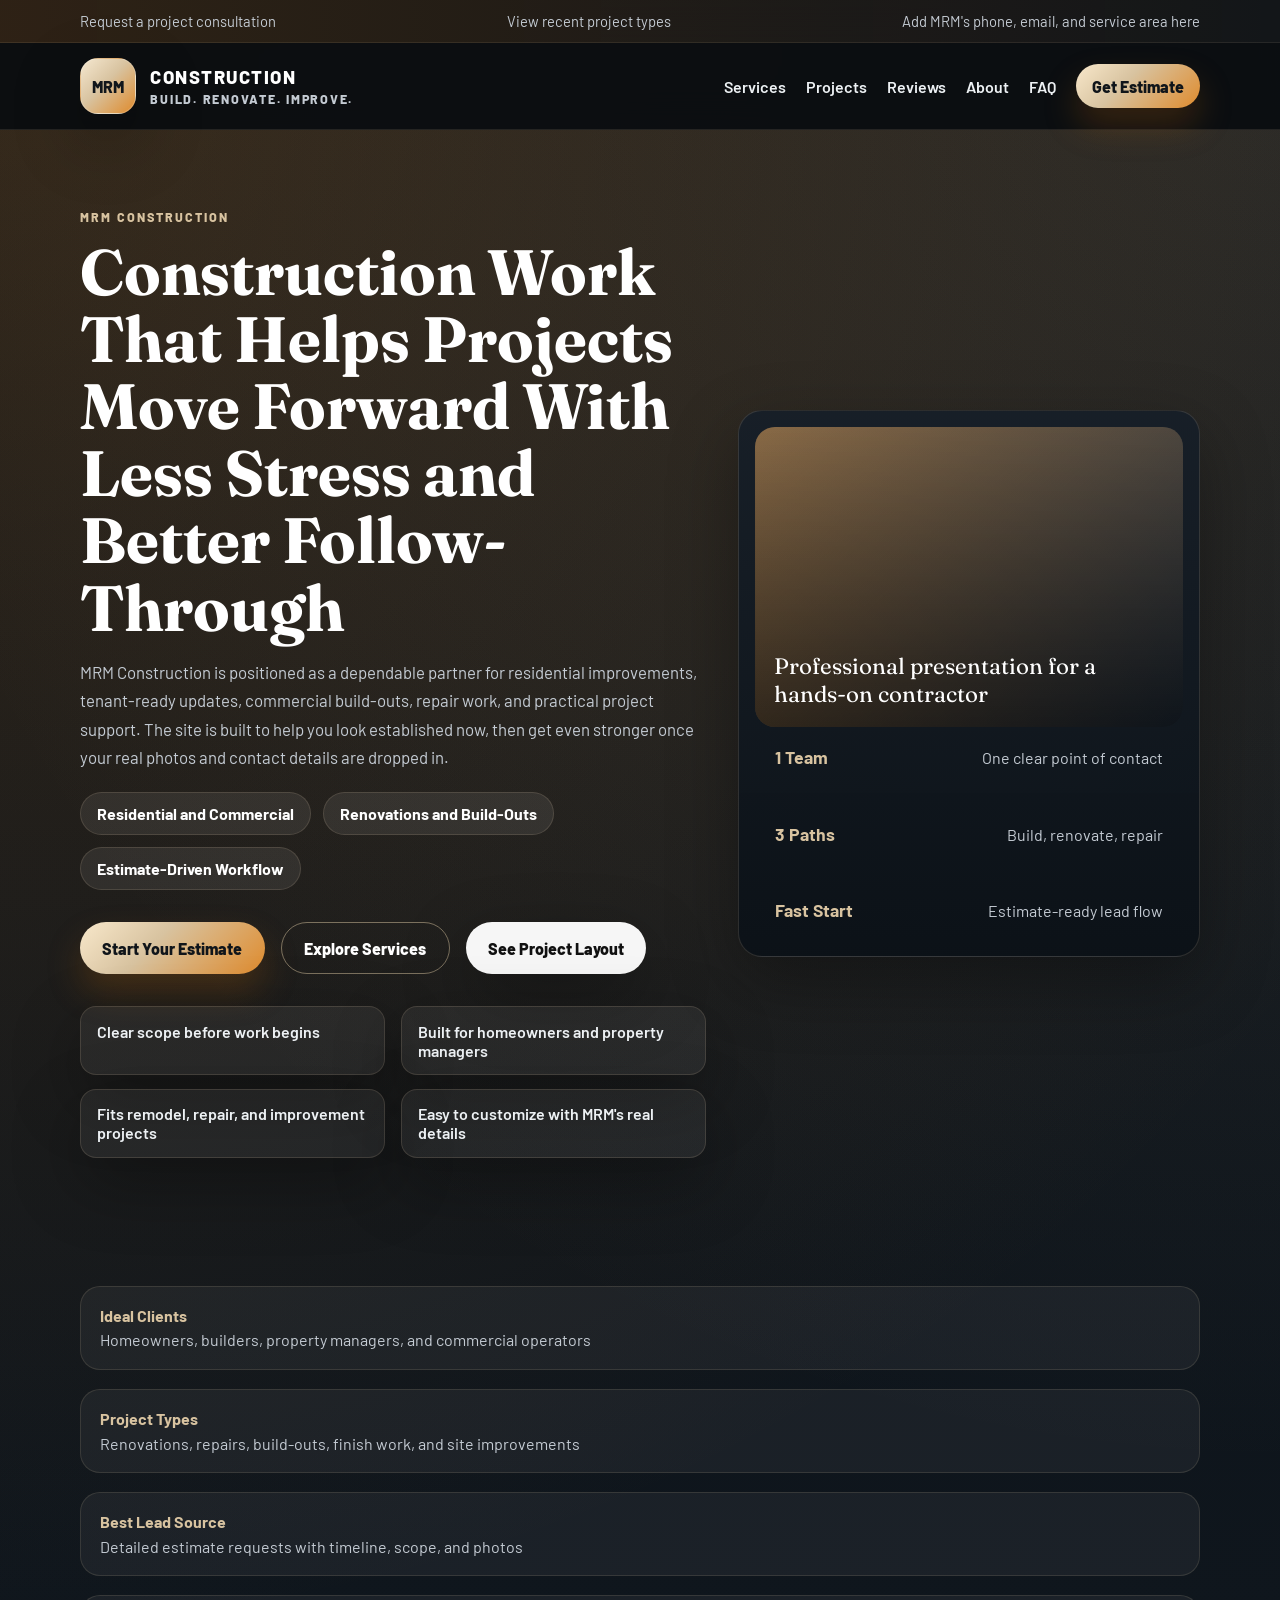
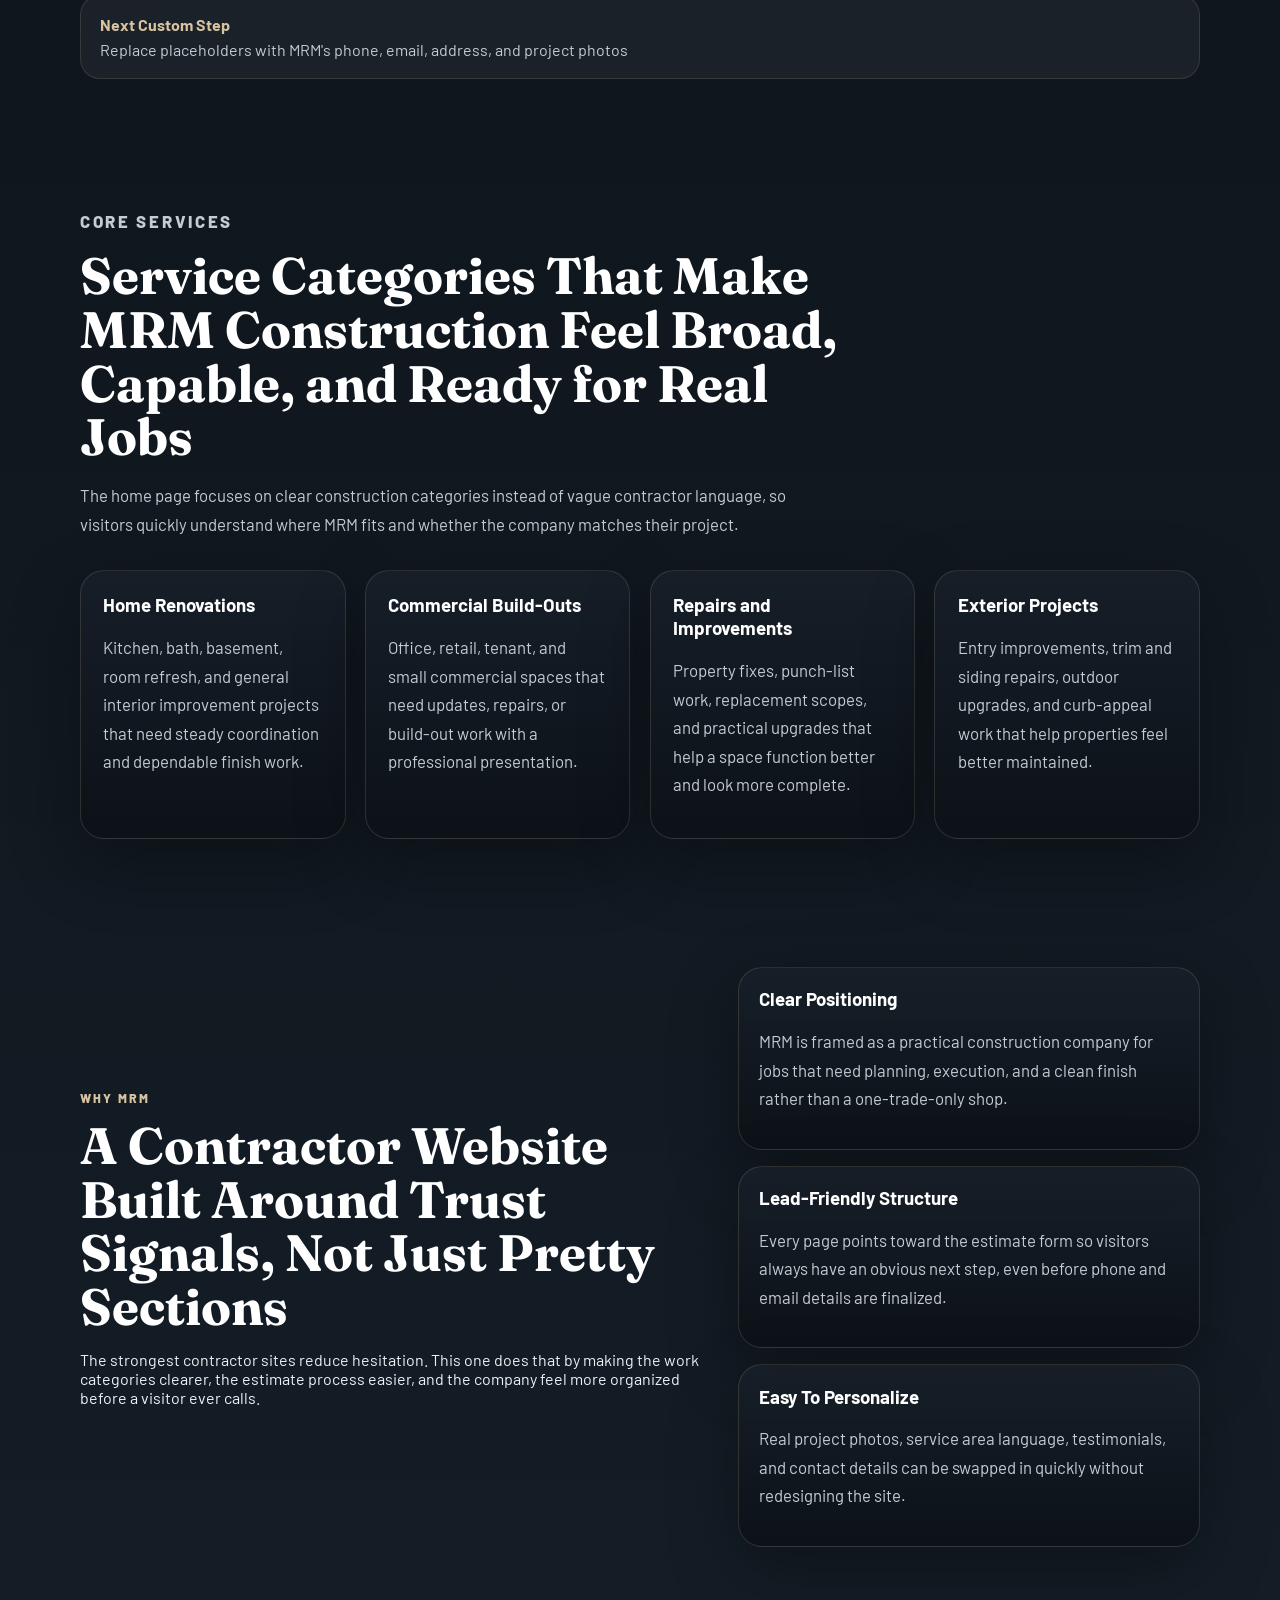
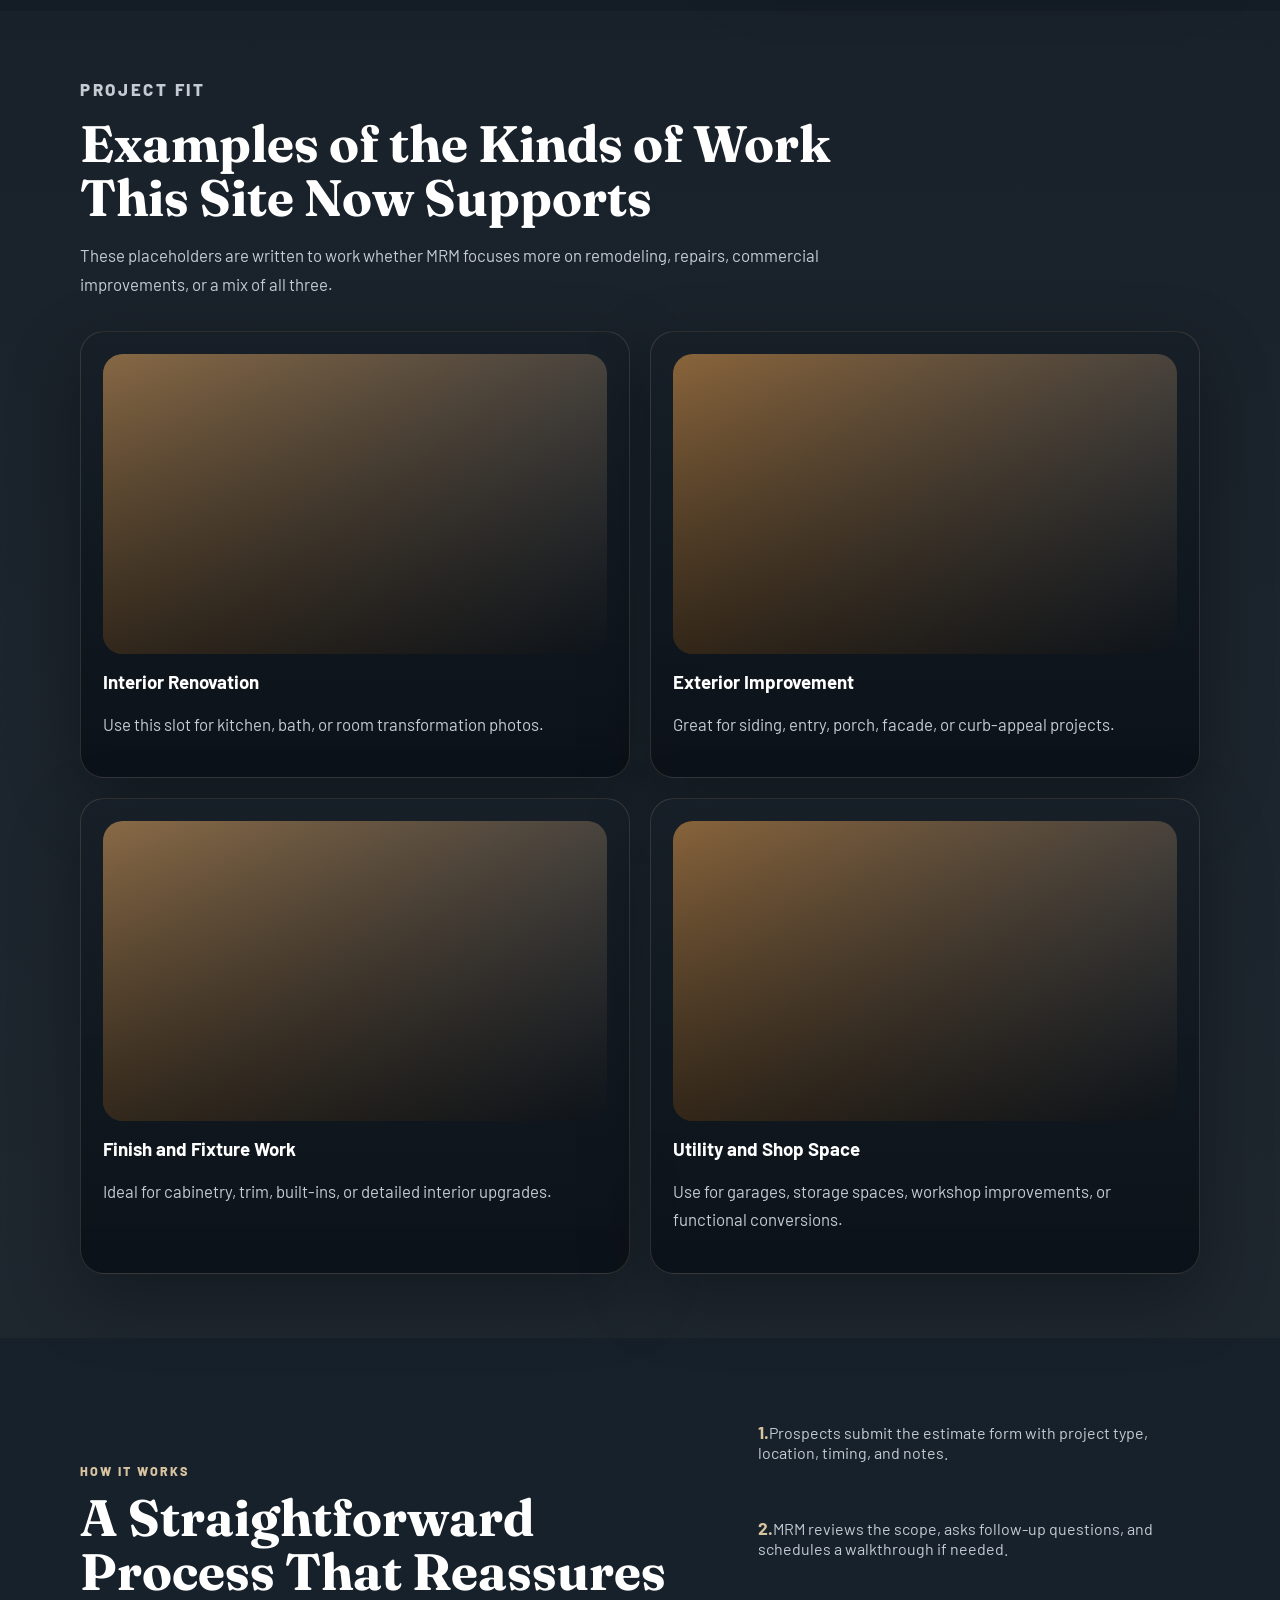
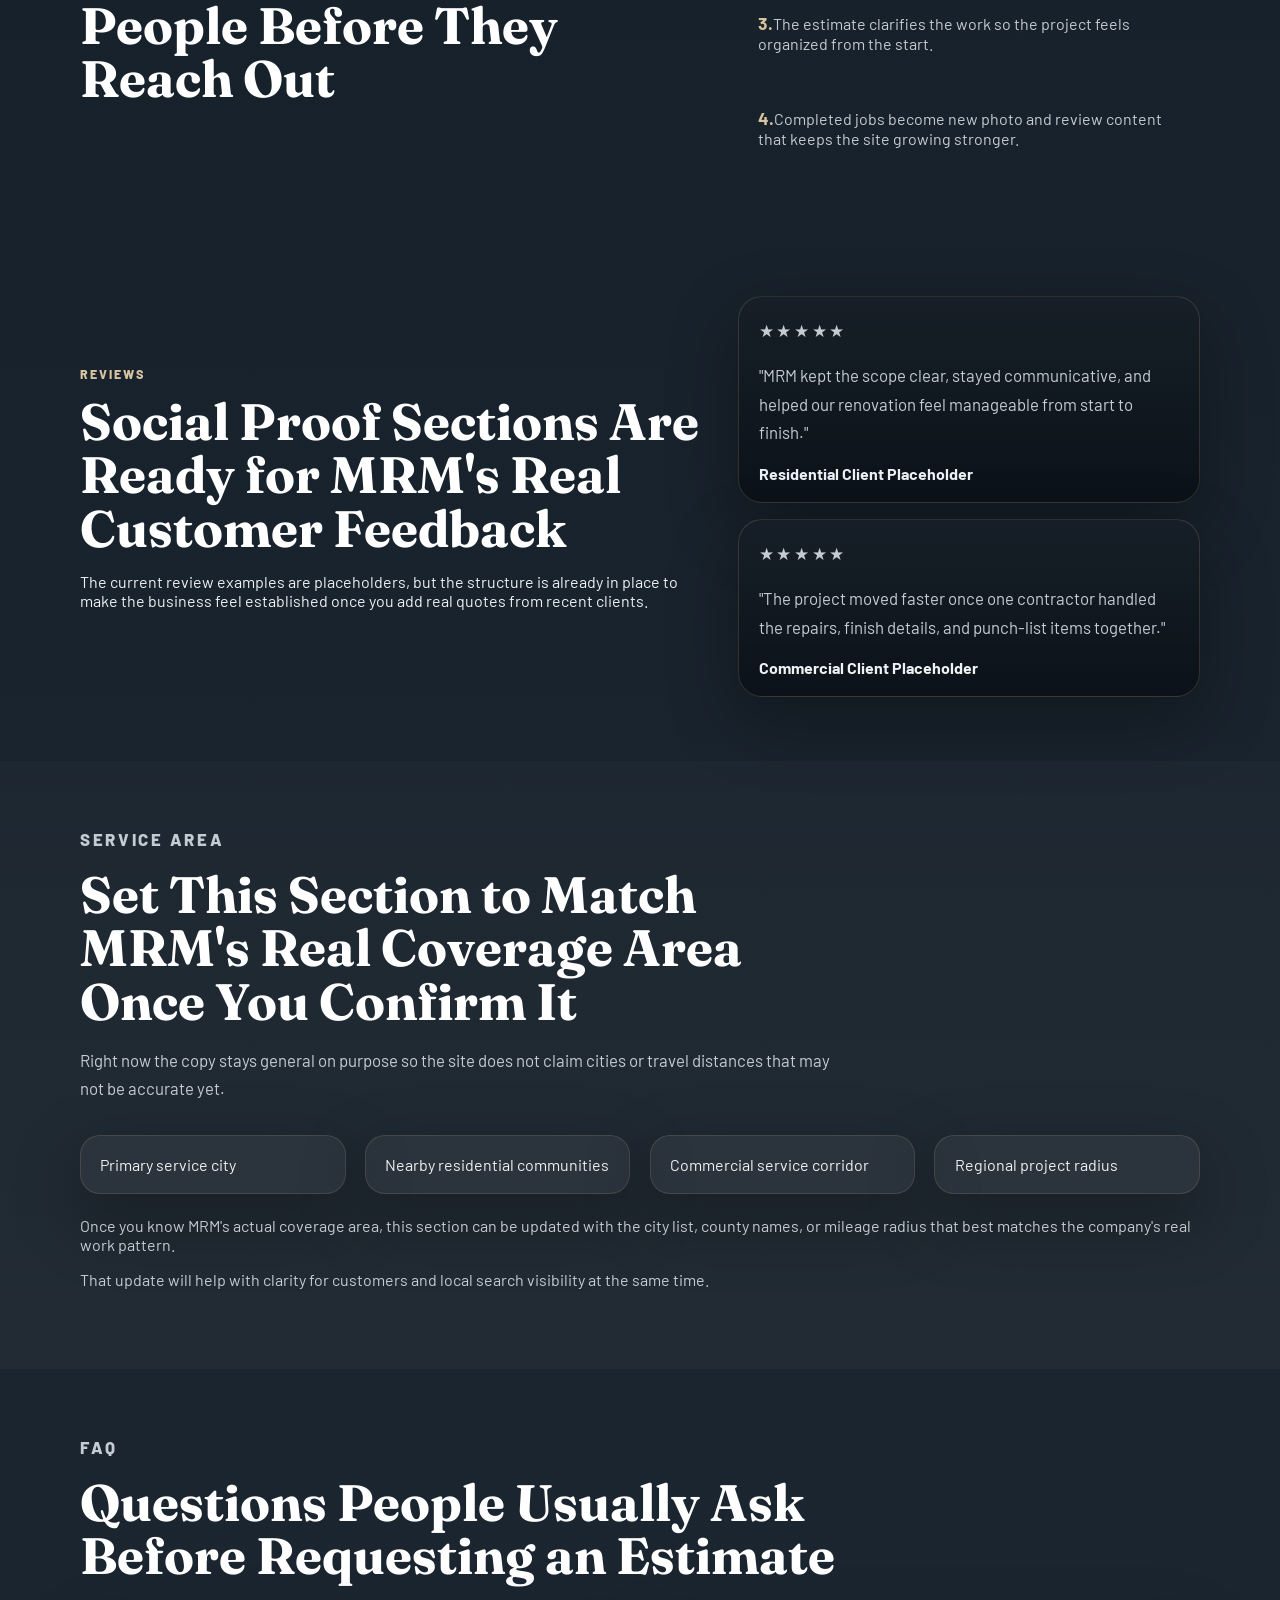
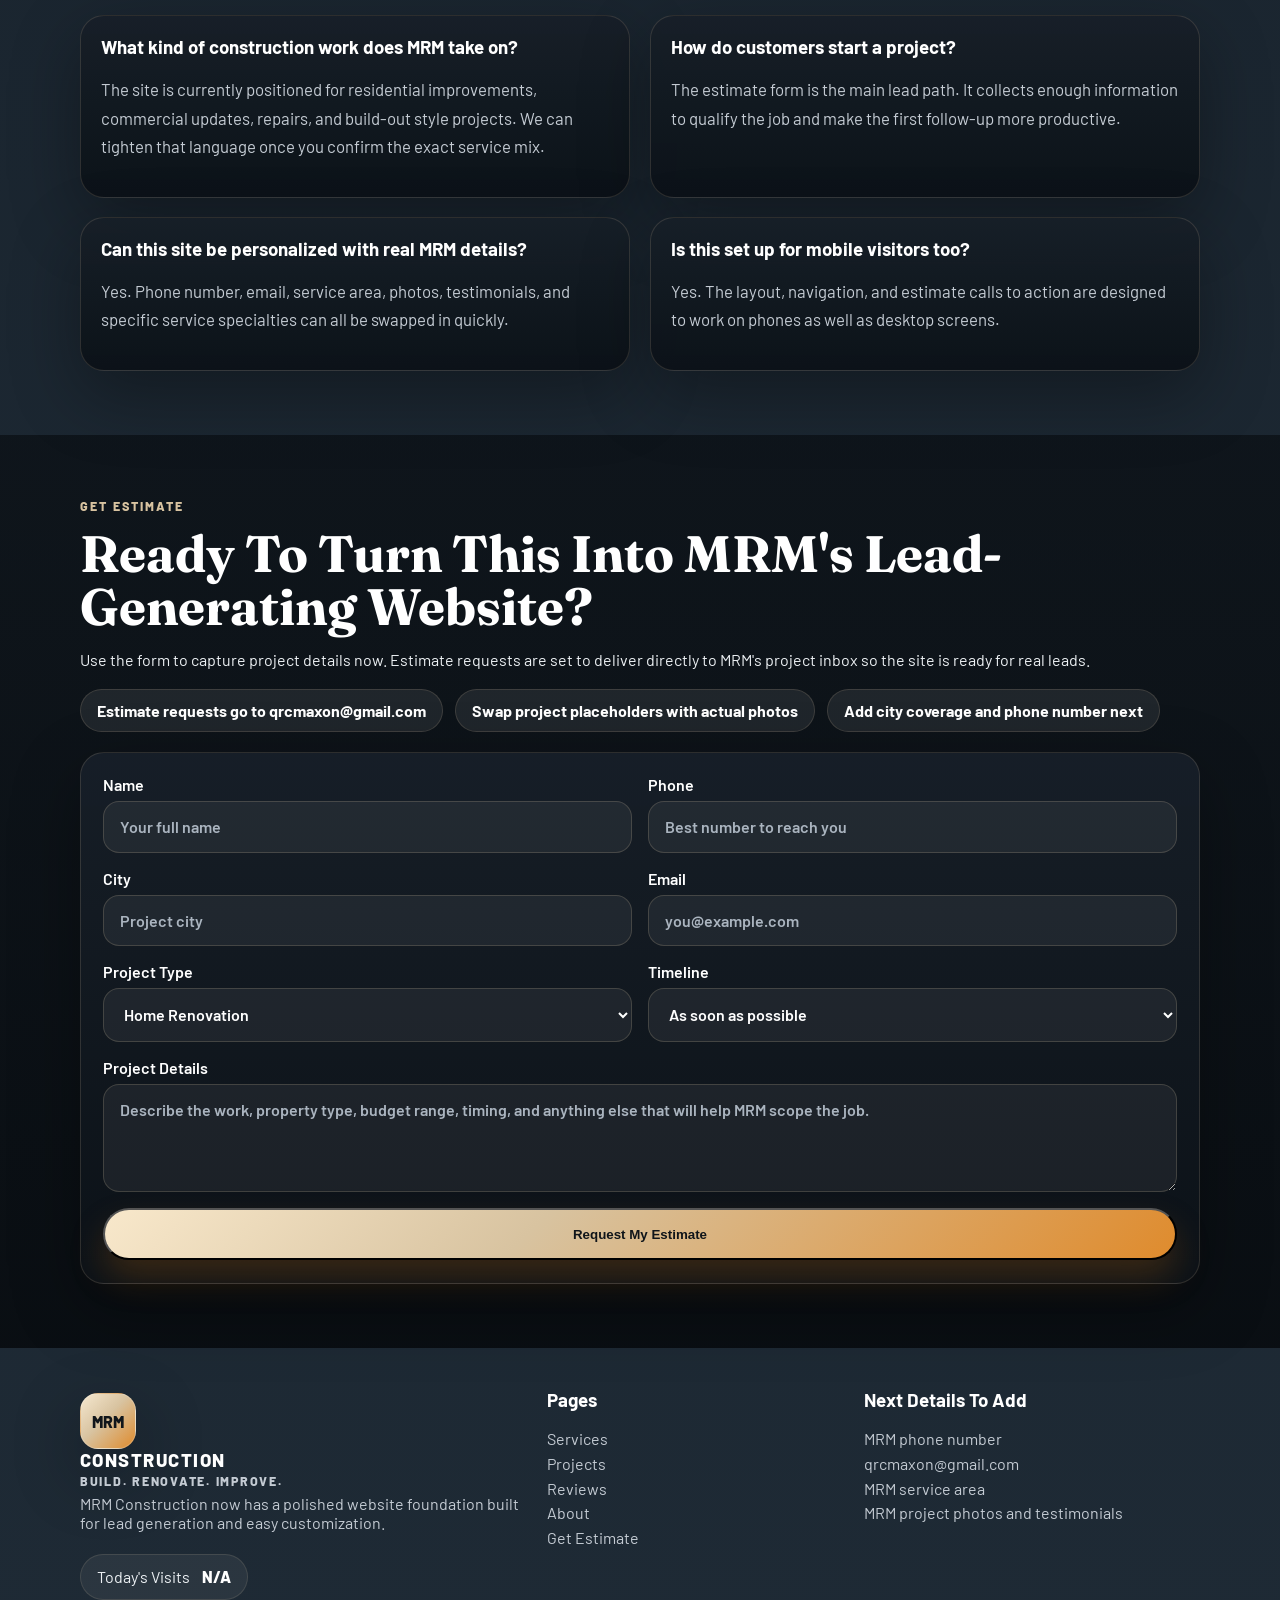
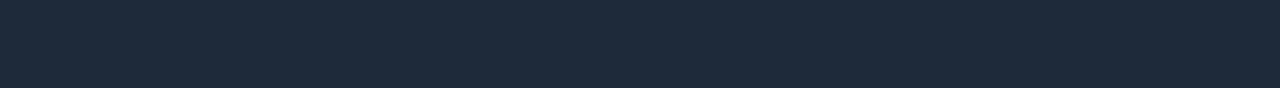
<file: index.html>
<!DOCTYPE html>
<html lang="en">
<head>
  <meta charset="UTF-8">
  <meta name="viewport" content="width=device-width, initial-scale=1.0">
  <title>MRM Construction | Residential and Commercial Construction Services</title>
  <meta name="description" content="MRM Construction helps homeowners, builders, and commercial clients with renovations, build-outs, repairs, and project-ready construction services.">
  <meta name="theme-color" content="#18222d">
  <meta property="og:title" content="MRM Construction | Build, Renovate, Improve">
  <meta property="og:description" content="Construction services for residential, commercial, and property improvement projects.">
  <meta property="og:type" content="website">
  <link rel="preconnect" href="https://fonts.googleapis.com">
  <link rel="preconnect" href="https://fonts.gstatic.com" crossorigin>
  <link href="https://fonts.googleapis.com/css2?family=Barlow:wght@400;500;600;700;800&family=Fraunces:wght@600;700&display=swap" rel="stylesheet">
  <link rel="stylesheet" href="styles.css">
</head>
<body>
  <div class="site-shell">
    <header class="site-header">
      <div class="topbar">
        <div class="container topbar-grid">
          <a href="estimate.html">Request a project consultation</a>
          <a href="gallery.html">View recent project types</a>
          <a href="about.html">Add MRM's phone, email, and service area here</a>
        </div>
      </div>
      <div class="container nav-wrap">
        <a class="brand" href="index.html" aria-label="MRM Construction home">
          <span class="brand-mark">MRM</span>
          <span class="brand-lockup">
            <span class="brand-text">Construction</span>
            <span class="brand-subtext">Build. Renovate. Improve.</span>
          </span>
        </a>
        <button class="nav-toggle" type="button" aria-expanded="false" aria-controls="site-nav">
          <span></span>
          <span></span>
          <span></span>
        </button>
        <nav class="site-nav" id="site-nav">
          <a href="services.html">Services</a>
          <a href="gallery.html">Projects</a>
          <a href="reviews.html">Reviews</a>
          <a href="about.html">About</a>
          <a href="#faq">FAQ</a>
          <a href="estimate.html" class="button button-small">Get Estimate</a>
        </nav>
      </div>
    </header>

    <main>
      <section class="hero">
        <div class="container hero-grid">
          <div class="hero-copy">
            <p class="eyebrow">MRM Construction</p>
            <h1>Construction Work That Helps Projects Move Forward With Less Stress and Better Follow-Through</h1>
            <p class="hero-text">MRM Construction is positioned as a dependable partner for residential improvements, tenant-ready updates, commercial build-outs, repair work, and practical project support. The site is built to help you look established now, then get even stronger once your real photos and contact details are dropped in.</p>
            <div class="hero-badges">
              <span>Residential and Commercial</span>
              <span>Renovations and Build-Outs</span>
              <span>Estimate-Driven Workflow</span>
            </div>
            <div class="hero-actions">
              <a class="button" href="estimate.html">Start Your Estimate</a>
              <a class="button button-secondary" href="services.html">Explore Services</a>
              <a class="button button-light" href="gallery.html">See Project Layout</a>
            </div>
            <ul class="trust-list">
              <li>Clear scope before work begins</li>
              <li>Built for homeowners and property managers</li>
              <li>Fits remodel, repair, and improvement projects</li>
              <li>Easy to customize with MRM's real details</li>
            </ul>
          </div>
          <div class="hero-card">
            <div class="hero-photo photo-home">
              <span>Professional presentation for a hands-on contractor</span>
            </div>
            <div class="hero-stats">
              <article>
                <strong>1 Team</strong>
                <span>One clear point of contact</span>
              </article>
              <article>
                <strong>3 Paths</strong>
                <span>Build, renovate, repair</span>
              </article>
              <article>
                <strong>Fast Start</strong>
                <span>Estimate-ready lead flow</span>
              </article>
            </div>
          </div>
        </div>
      </section>

      <section class="section trust-strip">
        <div class="container trust-strip-grid">
          <article>
            <strong>Ideal Clients</strong>
            <span>Homeowners, builders, property managers, and commercial operators</span>
          </article>
          <article>
            <strong>Project Types</strong>
            <span>Renovations, repairs, build-outs, finish work, and site improvements</span>
          </article>
          <article>
            <strong>Best Lead Source</strong>
            <span>Detailed estimate requests with timeline, scope, and photos</span>
          </article>
          <article>
            <strong>Next Custom Step</strong>
            <span>Replace placeholders with MRM's phone, email, address, and project photos</span>
          </article>
        </div>
      </section>

      <section class="section">
        <div class="container">
          <div class="section-heading">
            <p class="eyebrow">Core Services</p>
            <h2>Service Categories That Make MRM Construction Feel Broad, Capable, and Ready for Real Jobs</h2>
            <p>The home page focuses on clear construction categories instead of vague contractor language, so visitors quickly understand where MRM fits and whether the company matches their project.</p>
          </div>
          <div class="card-grid four-up">
            <article class="service-card">
              <h3>Home Renovations</h3>
              <p>Kitchen, bath, basement, room refresh, and general interior improvement projects that need steady coordination and dependable finish work.</p>
            </article>
            <article class="service-card">
              <h3>Commercial Build-Outs</h3>
              <p>Office, retail, tenant, and small commercial spaces that need updates, repairs, or build-out work with a professional presentation.</p>
            </article>
            <article class="service-card">
              <h3>Repairs and Improvements</h3>
              <p>Property fixes, punch-list work, replacement scopes, and practical upgrades that help a space function better and look more complete.</p>
            </article>
            <article class="service-card">
              <h3>Exterior Projects</h3>
              <p>Entry improvements, trim and siding repairs, outdoor upgrades, and curb-appeal work that help properties feel better maintained.</p>
            </article>
          </div>
        </div>
      </section>

      <section class="section">
        <div class="container split">
          <div>
            <p class="eyebrow">Why MRM</p>
            <h2>A Contractor Website Built Around Trust Signals, Not Just Pretty Sections</h2>
            <p>The strongest contractor sites reduce hesitation. This one does that by making the work categories clearer, the estimate process easier, and the company feel more organized before a visitor ever calls.</p>
          </div>
          <div class="feature-stack">
            <article class="feature-card">
              <h3>Clear Positioning</h3>
              <p>MRM is framed as a practical construction company for jobs that need planning, execution, and a clean finish rather than a one-trade-only shop.</p>
            </article>
            <article class="feature-card">
              <h3>Lead-Friendly Structure</h3>
              <p>Every page points toward the estimate form so visitors always have an obvious next step, even before phone and email details are finalized.</p>
            </article>
            <article class="feature-card">
              <h3>Easy To Personalize</h3>
              <p>Real project photos, service area language, testimonials, and contact details can be swapped in quickly without redesigning the site.</p>
            </article>
          </div>
        </div>
      </section>

      <section class="section section-accent">
        <div class="container">
          <div class="section-heading">
            <p class="eyebrow">Project Fit</p>
            <h2>Examples of the Kinds of Work This Site Now Supports</h2>
            <p>These placeholders are written to work whether MRM focuses more on remodeling, repairs, commercial improvements, or a mix of all three.</p>
          </div>
          <div class="gallery-grid">
            <article class="gallery-card">
              <div class="gallery-photo photo-living"></div>
              <h3>Interior Renovation</h3>
              <p>Use this slot for kitchen, bath, or room transformation photos.</p>
            </article>
            <article class="gallery-card">
              <div class="gallery-photo photo-exterior"></div>
              <h3>Exterior Improvement</h3>
              <p>Great for siding, entry, porch, facade, or curb-appeal projects.</p>
            </article>
            <article class="gallery-card">
              <div class="gallery-photo photo-cabinet"></div>
              <h3>Finish and Fixture Work</h3>
              <p>Ideal for cabinetry, trim, built-ins, or detailed interior upgrades.</p>
            </article>
            <article class="gallery-card">
              <div class="gallery-photo photo-garage"></div>
              <h3>Utility and Shop Space</h3>
              <p>Use for garages, storage spaces, workshop improvements, or functional conversions.</p>
            </article>
          </div>
        </div>
      </section>

      <section class="section">
        <div class="container split">
          <div>
            <p class="eyebrow">How It Works</p>
            <h2>A Straightforward Process That Reassures People Before They Reach Out</h2>
          </div>
          <div class="steps">
            <article><strong>1.</strong><span>Prospects submit the estimate form with project type, location, timing, and notes.</span></article>
            <article><strong>2.</strong><span>MRM reviews the scope, asks follow-up questions, and schedules a walkthrough if needed.</span></article>
            <article><strong>3.</strong><span>The estimate clarifies the work so the project feels organized from the start.</span></article>
            <article><strong>4.</strong><span>Completed jobs become new photo and review content that keeps the site growing stronger.</span></article>
          </div>
        </div>
      </section>

      <section class="section">
        <div class="container split">
          <div>
            <p class="eyebrow">Reviews</p>
            <h2>Social Proof Sections Are Ready for MRM's Real Customer Feedback</h2>
            <p>The current review examples are placeholders, but the structure is already in place to make the business feel established once you add real quotes from recent clients.</p>
          </div>
          <div class="review-stack">
            <article class="review-card">
              <p class="stars">★★★★★</p>
              <p>"MRM kept the scope clear, stayed communicative, and helped our renovation feel manageable from start to finish."</p>
              <strong>Residential Client Placeholder</strong>
            </article>
            <article class="review-card">
              <p class="stars">★★★★★</p>
              <p>"The project moved faster once one contractor handled the repairs, finish details, and punch-list items together."</p>
              <strong>Commercial Client Placeholder</strong>
            </article>
          </div>
        </div>
      </section>

      <section class="section section-accent">
        <div class="container">
          <div class="section-heading">
            <p class="eyebrow">Service Area</p>
            <h2>Set This Section to Match MRM's Real Coverage Area Once You Confirm It</h2>
            <p>Right now the copy stays general on purpose so the site does not claim cities or travel distances that may not be accurate yet.</p>
          </div>
          <div class="location-grid">
            <article class="location-card">Primary service city</article>
            <article class="location-card">Nearby residential communities</article>
            <article class="location-card">Commercial service corridor</article>
            <article class="location-card">Regional project radius</article>
          </div>
          <div class="service-area-copy">
            <p>Once you know MRM's actual coverage area, this section can be updated with the city list, county names, or mileage radius that best matches the company's real work pattern.</p>
            <p>That update will help with clarity for customers and local search visibility at the same time.</p>
          </div>
        </div>
      </section>

      <section class="section" id="faq">
        <div class="container">
          <div class="section-heading">
            <p class="eyebrow">FAQ</p>
            <h2>Questions People Usually Ask Before Requesting an Estimate</h2>
          </div>
          <div class="faq-list">
            <article class="faq-card">
              <h3>What kind of construction work does MRM take on?</h3>
              <p>The site is currently positioned for residential improvements, commercial updates, repairs, and build-out style projects. We can tighten that language once you confirm the exact service mix.</p>
            </article>
            <article class="faq-card">
              <h3>How do customers start a project?</h3>
              <p>The estimate form is the main lead path. It collects enough information to qualify the job and make the first follow-up more productive.</p>
            </article>
            <article class="faq-card">
              <h3>Can this site be personalized with real MRM details?</h3>
              <p>Yes. Phone number, email, service area, photos, testimonials, and specific service specialties can all be swapped in quickly.</p>
            </article>
            <article class="faq-card">
              <h3>Is this set up for mobile visitors too?</h3>
              <p>Yes. The layout, navigation, and estimate calls to action are designed to work on phones as well as desktop screens.</p>
            </article>
          </div>
        </div>
      </section>

      <section class="section section-dark">
        <div class="container cta-band">
          <div>
            <p class="eyebrow">Get Estimate</p>
            <h2>Ready To Turn This Into MRM's Lead-Generating Website?</h2>
            <p>Use the form to capture project details now. Estimate requests are set to deliver directly to MRM's project inbox so the site is ready for real leads.</p>
            <ul class="cta-points">
              <li>Estimate requests go to qrcmaxon@gmail.com</li>
              <li>Swap project placeholders with actual photos</li>
              <li>Add city coverage and phone number next</li>
            </ul>
          </div>
          <form class="lead-form" action="https://formsubmit.co/qrcmaxon@gmail.com" method="POST">
            <input type="hidden" name="_subject" value="New MRM Construction Lead">
            <input type="hidden" name="_captcha" value="false">
            <label>
              Name
              <input type="text" name="name" placeholder="Your full name" required>
            </label>
            <label>
              Phone
              <input type="tel" name="phone" placeholder="Best number to reach you" required>
            </label>
            <label>
              City
              <input type="text" name="city" placeholder="Project city" required>
            </label>
            <label>
              Email
              <input type="email" name="email" placeholder="you@example.com">
            </label>
            <label>
              Project Type
              <select name="service">
                <option>Home Renovation</option>
                <option>Commercial Build-Out</option>
                <option>Repair and Improvement Work</option>
                <option>Exterior Project</option>
                <option>Not Sure Yet</option>
              </select>
            </label>
            <label>
              Timeline
              <select name="timeline">
                <option>As soon as possible</option>
                <option>Within 30 days</option>
                <option>Within 3 months</option>
                <option>Just gathering estimates</option>
              </select>
            </label>
            <label class="full-width">
              Project Details
              <textarea name="details" rows="4" placeholder="Describe the work, property type, budget range, timing, and anything else that will help MRM scope the job."></textarea>
            </label>
            <button class="button full-width" type="submit">Request My Estimate</button>
          </form>
        </div>
      </section>
    </main>

    <footer class="site-footer">
      <div class="container footer-grid">
        <div>
          <a class="brand" href="index.html" aria-label="MRM Construction home">
            <span class="brand-mark">MRM</span>
            <span class="brand-lockup">
              <span class="brand-text">Construction</span>
              <span class="brand-subtext">Build. Renovate. Improve.</span>
            </span>
          </a>
          <p>MRM Construction now has a polished website foundation built for lead generation and easy customization.</p>
          <div class="visitor-counter">
            <span>Today's Visits</span>
            <span class="visitor-counter-value" aria-live="polite">...</span>
          </div>
        </div>
        <div>
          <h3>Pages</h3>
          <a href="services.html">Services</a>
          <a href="gallery.html">Projects</a>
          <a href="reviews.html">Reviews</a>
          <a href="about.html">About</a>
          <a href="estimate.html">Get Estimate</a>
        </div>
        <div>
          <h3>Next Details To Add</h3>
          <p>MRM phone number</p>
          <p>qrcmaxon@gmail.com</p>
          <p>MRM service area</p>
          <p>MRM project photos and testimonials</p>
        </div>
      </div>
    </footer>
  </div>
  <div class="mobile-cta">
    <a href="estimate.html">Get Estimate</a>
    <a href="services.html">Services</a>
    <a href="gallery.html">Projects</a>
  </div>
  <script src="script.js"></script>
</body>
</html>
</file>
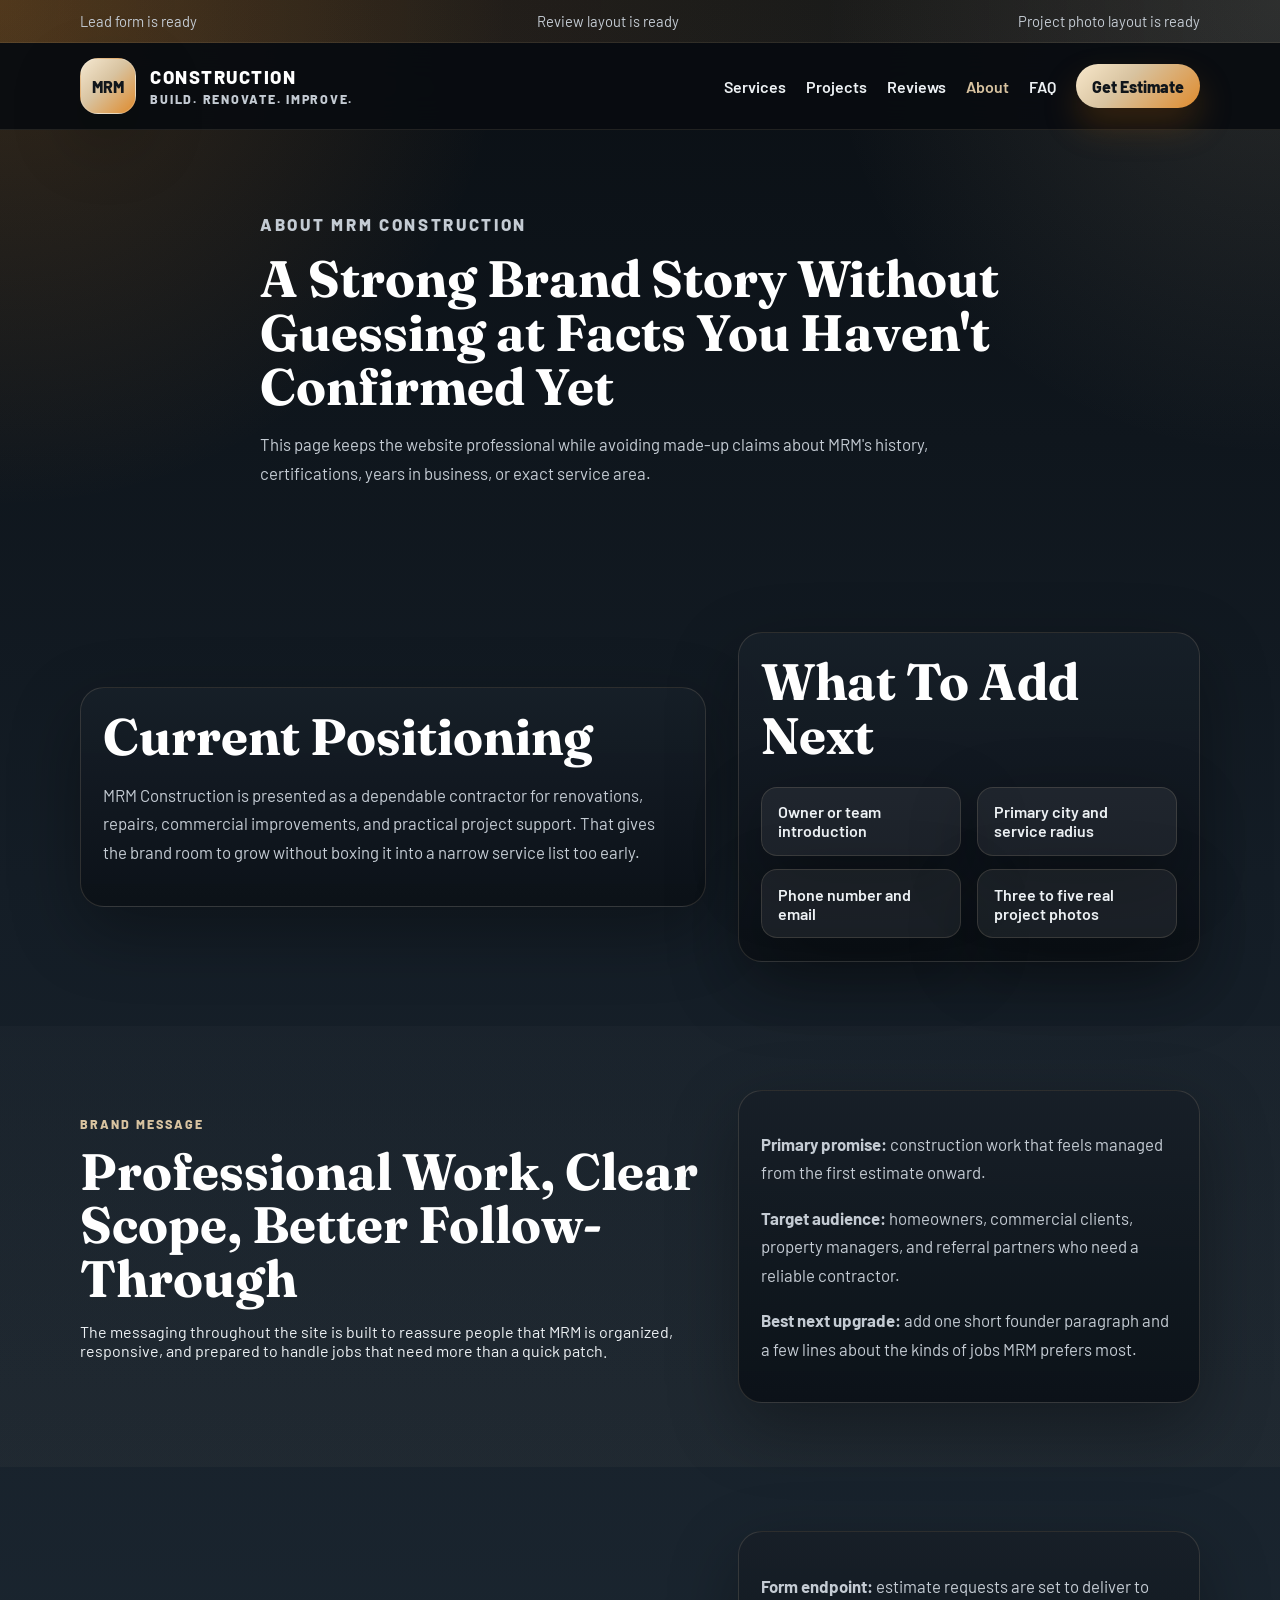
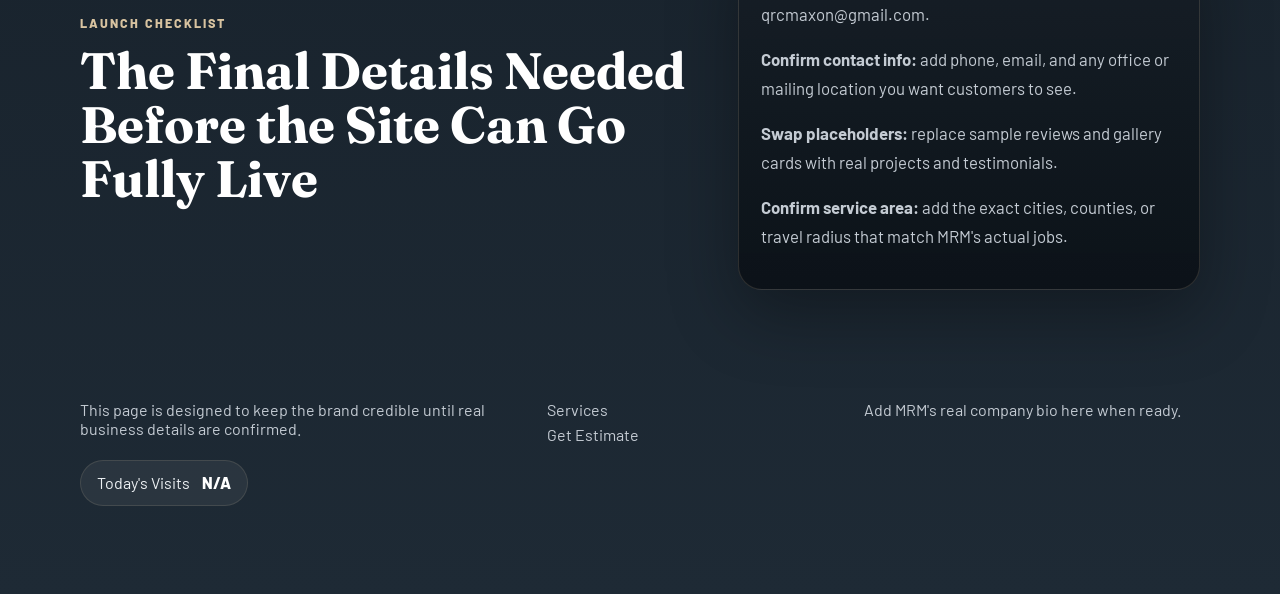
<file: about.html>
<!DOCTYPE html>
<html lang="en">
<head>
  <meta charset="UTF-8">
  <meta name="viewport" content="width=device-width, initial-scale=1.0">
  <title>About | MRM Construction</title>
  <meta name="description" content="Learn how MRM Construction is positioned and what details to add before launch.">
  <link rel="preconnect" href="https://fonts.googleapis.com">
  <link rel="preconnect" href="https://fonts.gstatic.com" crossorigin>
  <link href="https://fonts.googleapis.com/css2?family=Barlow:wght@400;500;600;700;800&family=Fraunces:wght@600;700&display=swap" rel="stylesheet">
  <link rel="stylesheet" href="styles.css">
</head>
<body>
  <div class="topbar">
    <div class="container topbar-grid">
      <a href="estimate.html">Lead form is ready</a>
      <a href="reviews.html">Review layout is ready</a>
      <a href="gallery.html">Project photo layout is ready</a>
    </div>
  </div>
  <header class="site-header compact">
    <div class="container nav-wrap">
      <a class="brand" href="index.html" aria-label="MRM Construction home">
        <span class="brand-mark">MRM</span>
        <span class="brand-lockup">
          <span class="brand-text">Construction</span>
          <span class="brand-subtext">Build. Renovate. Improve.</span>
        </span>
      </a>
      <button class="nav-toggle" type="button" aria-expanded="false" aria-controls="site-nav"><span></span><span></span><span></span></button>
      <nav class="site-nav" id="site-nav">
        <a href="services.html">Services</a>
        <a href="gallery.html">Projects</a>
        <a href="reviews.html">Reviews</a>
        <a href="about.html" class="active">About</a>
        <a href="index.html#faq">FAQ</a>
        <a href="estimate.html" class="button button-small">Get Estimate</a>
      </nav>
    </div>
  </header>
  <main>
    <section class="page-hero">
      <div class="container narrow">
        <p class="eyebrow">About MRM Construction</p>
        <h1>A Strong Brand Story Without Guessing at Facts You Haven't Confirmed Yet</h1>
        <p>This page keeps the website professional while avoiding made-up claims about MRM's history, certifications, years in business, or exact service area.</p>
      </div>
    </section>
    <section class="section">
      <div class="container split">
        <div class="detail-card">
          <h2>Current Positioning</h2>
          <p>MRM Construction is presented as a dependable contractor for renovations, repairs, commercial improvements, and practical project support. That gives the brand room to grow without boxing it into a narrow service list too early.</p>
        </div>
        <div class="detail-card">
          <h2>What To Add Next</h2>
          <ul class="check-list">
            <li>Owner or team introduction</li>
            <li>Primary city and service radius</li>
            <li>Phone number and email</li>
            <li>Three to five real project photos</li>
          </ul>
        </div>
      </div>
    </section>
    <section class="section section-accent">
      <div class="container split">
        <div>
          <p class="eyebrow">Brand Message</p>
          <h2>Professional Work, Clear Scope, Better Follow-Through</h2>
          <p>The messaging throughout the site is built to reassure people that MRM is organized, responsive, and prepared to handle jobs that need more than a quick patch.</p>
        </div>
        <div class="detail-card">
          <p><strong>Primary promise:</strong> construction work that feels managed from the first estimate onward.</p>
          <p><strong>Target audience:</strong> homeowners, commercial clients, property managers, and referral partners who need a reliable contractor.</p>
          <p><strong>Best next upgrade:</strong> add one short founder paragraph and a few lines about the kinds of jobs MRM prefers most.</p>
        </div>
      </div>
    </section>
    <section class="section">
      <div class="container split">
        <div>
          <p class="eyebrow">Launch Checklist</p>
          <h2>The Final Details Needed Before the Site Can Go Fully Live</h2>
        </div>
        <div class="detail-card">
          <p><strong>Form endpoint:</strong> estimate requests are set to deliver to qrcmaxon@gmail.com.</p>
          <p><strong>Confirm contact info:</strong> add phone, email, and any office or mailing location you want customers to see.</p>
          <p><strong>Swap placeholders:</strong> replace sample reviews and gallery cards with real projects and testimonials.</p>
          <p><strong>Confirm service area:</strong> add the exact cities, counties, or travel radius that match MRM's actual jobs.</p>
        </div>
      </div>
    </section>
  </main>
  <footer class="site-footer">
    <div class="container footer-grid">
      <div><p>This page is designed to keep the brand credible until real business details are confirmed.</p><div class="visitor-counter"><span>Today's Visits</span><span class="visitor-counter-value" aria-live="polite">...</span></div></div>
      <div><a href="services.html">Services</a><a href="estimate.html">Get Estimate</a></div>
      <div><p>Add MRM's real company bio here when ready.</p></div>
    </div>
  </footer>
  <div class="mobile-cta">
    <a href="estimate.html">Get Estimate</a>
    <a href="services.html">Services</a>
    <a href="index.html">Home</a>
  </div>
  <script src="script.js"></script>
</body>
</html>
</file>
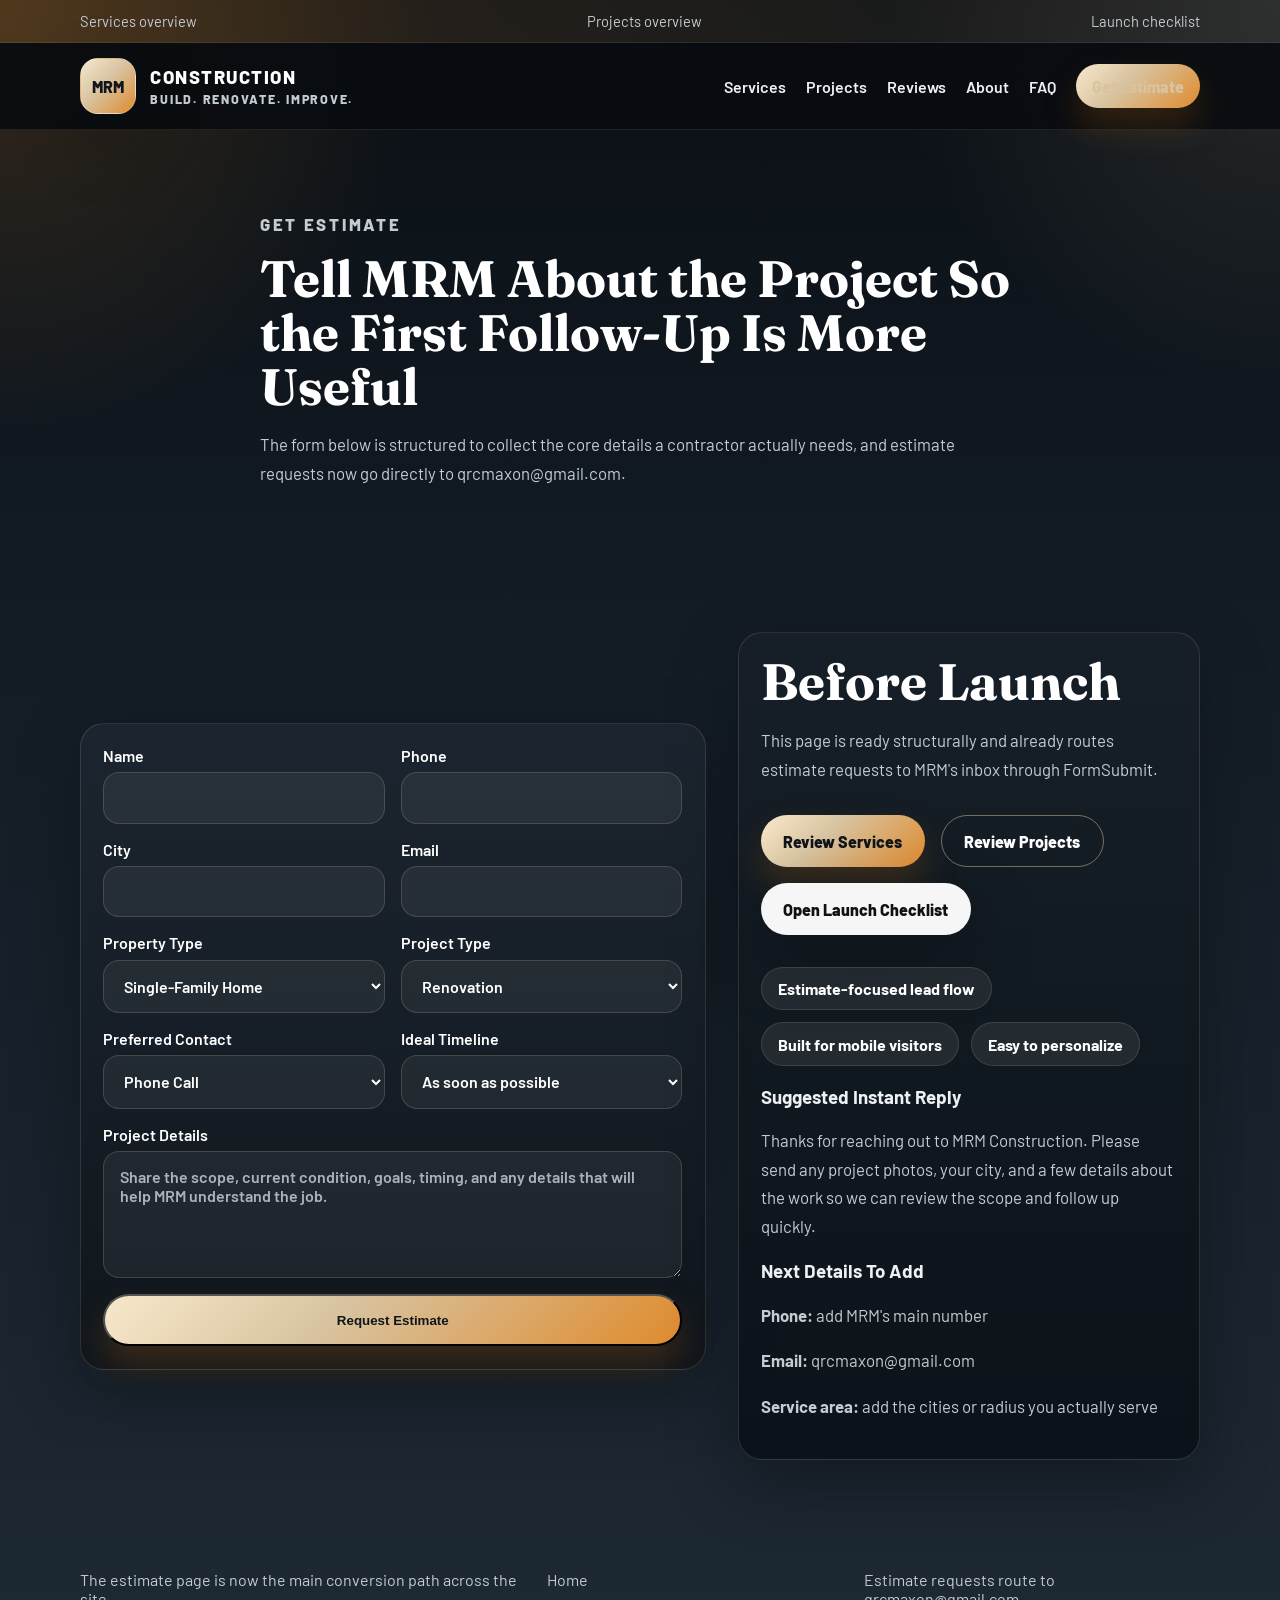
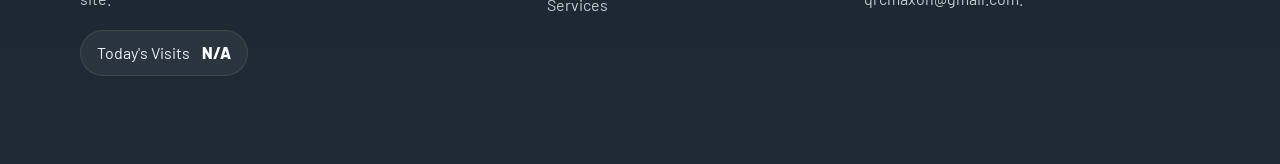
<file: estimate.html>
<!DOCTYPE html>
<html lang="en">
<head>
  <meta charset="UTF-8">
  <meta name="viewport" content="width=device-width, initial-scale=1.0">
  <title>Get Estimate | MRM Construction</title>
  <meta name="description" content="Request a construction estimate from MRM Construction.">
  <link rel="preconnect" href="https://fonts.googleapis.com">
  <link rel="preconnect" href="https://fonts.gstatic.com" crossorigin>
  <link href="https://fonts.googleapis.com/css2?family=Barlow:wght@400;500;600;700;800&family=Fraunces:wght@600;700&display=swap" rel="stylesheet">
  <link rel="stylesheet" href="styles.css">
</head>
<body>
  <div class="topbar">
    <div class="container topbar-grid">
      <a href="services.html">Services overview</a>
      <a href="gallery.html">Projects overview</a>
      <a href="about.html">Launch checklist</a>
    </div>
  </div>
  <header class="site-header compact">
    <div class="container nav-wrap">
      <a class="brand" href="index.html" aria-label="MRM Construction home">
        <span class="brand-mark">MRM</span>
        <span class="brand-lockup">
          <span class="brand-text">Construction</span>
          <span class="brand-subtext">Build. Renovate. Improve.</span>
        </span>
      </a>
      <button class="nav-toggle" type="button" aria-expanded="false" aria-controls="site-nav"><span></span><span></span><span></span></button>
      <nav class="site-nav" id="site-nav">
        <a href="services.html">Services</a>
        <a href="gallery.html">Projects</a>
        <a href="reviews.html">Reviews</a>
        <a href="about.html">About</a>
        <a href="index.html#faq">FAQ</a>
        <a href="estimate.html" class="button button-small active">Get Estimate</a>
      </nav>
    </div>
  </header>
  <main>
    <section class="page-hero">
      <div class="container narrow">
        <p class="eyebrow">Get Estimate</p>
        <h1>Tell MRM About the Project So the First Follow-Up Is More Useful</h1>
        <p>The form below is structured to collect the core details a contractor actually needs, and estimate requests now go directly to qrcmaxon@gmail.com.</p>
      </div>
    </section>
    <section class="section">
      <div class="container split">
        <form class="lead-form light" action="https://formsubmit.co/qrcmaxon@gmail.com" method="POST">
          <input type="hidden" name="_subject" value="New MRM Construction Estimate Request">
          <input type="hidden" name="_captcha" value="false">
          <label>
            Name
            <input type="text" name="name" required>
          </label>
          <label>
            Phone
            <input type="tel" name="phone" required>
          </label>
          <label>
            City
            <input type="text" name="city" required>
          </label>
          <label>
            Email
            <input type="email" name="email">
          </label>
          <label>
            Property Type
            <select name="property_type">
              <option>Single-Family Home</option>
              <option>Multi-Family Property</option>
              <option>Commercial Space</option>
              <option>Office or Retail</option>
              <option>Not Sure Yet</option>
            </select>
          </label>
          <label>
            Project Type
            <select name="project_type">
              <option>Renovation</option>
              <option>Repair Work</option>
              <option>Commercial Build-Out</option>
              <option>Exterior Improvement</option>
              <option>General Consultation</option>
            </select>
          </label>
          <label>
            Preferred Contact
            <select name="preferred_contact">
              <option>Phone Call</option>
              <option>Text Message</option>
              <option>Email</option>
            </select>
          </label>
          <label>
            Ideal Timeline
            <select name="timeline">
              <option>As soon as possible</option>
              <option>Within 30 days</option>
              <option>Within 3 months</option>
              <option>Just comparing options</option>
            </select>
          </label>
          <label class="full-width">
            Project Details
            <textarea name="details" rows="5" placeholder="Share the scope, current condition, goals, timing, and any details that will help MRM understand the job."></textarea>
          </label>
          <button class="button full-width" type="submit">Request Estimate</button>
        </form>
        <div class="detail-card">
          <h2>Before Launch</h2>
          <p>This page is ready structurally and already routes estimate requests to MRM's inbox through FormSubmit.</p>
          <div class="stacked-actions">
            <a class="button" href="services.html">Review Services</a>
            <a class="button button-secondary" href="gallery.html">Review Projects</a>
            <a class="button button-light" href="about.html">Open Launch Checklist</a>
          </div>
          <div class="mini-trust">
            <span>Estimate-focused lead flow</span>
            <span>Built for mobile visitors</span>
            <span>Easy to personalize</span>
          </div>
          <h3>Suggested Instant Reply</h3>
          <p>Thanks for reaching out to MRM Construction. Please send any project photos, your city, and a few details about the work so we can review the scope and follow up quickly.</p>
          <h3>Next Details To Add</h3>
          <p><strong>Phone:</strong> add MRM's main number</p>
          <p><strong>Email:</strong> qrcmaxon@gmail.com</p>
          <p><strong>Service area:</strong> add the cities or radius you actually serve</p>
        </div>
      </div>
    </section>
  </main>
  <footer class="site-footer">
    <div class="container footer-grid">
      <div><p>The estimate page is now the main conversion path across the site.</p><div class="visitor-counter"><span>Today's Visits</span><span class="visitor-counter-value" aria-live="polite">...</span></div></div>
      <div><a href="index.html">Home</a><a href="services.html">Services</a></div>
      <div><p>Estimate requests route to qrcmaxon@gmail.com.</p></div>
    </div>
  </footer>
  <div class="mobile-cta">
    <a href="index.html">Home</a>
    <a href="services.html">Services</a>
    <a href="gallery.html">Projects</a>
  </div>
  <script src="script.js"></script>
</body>
</html>
</file>
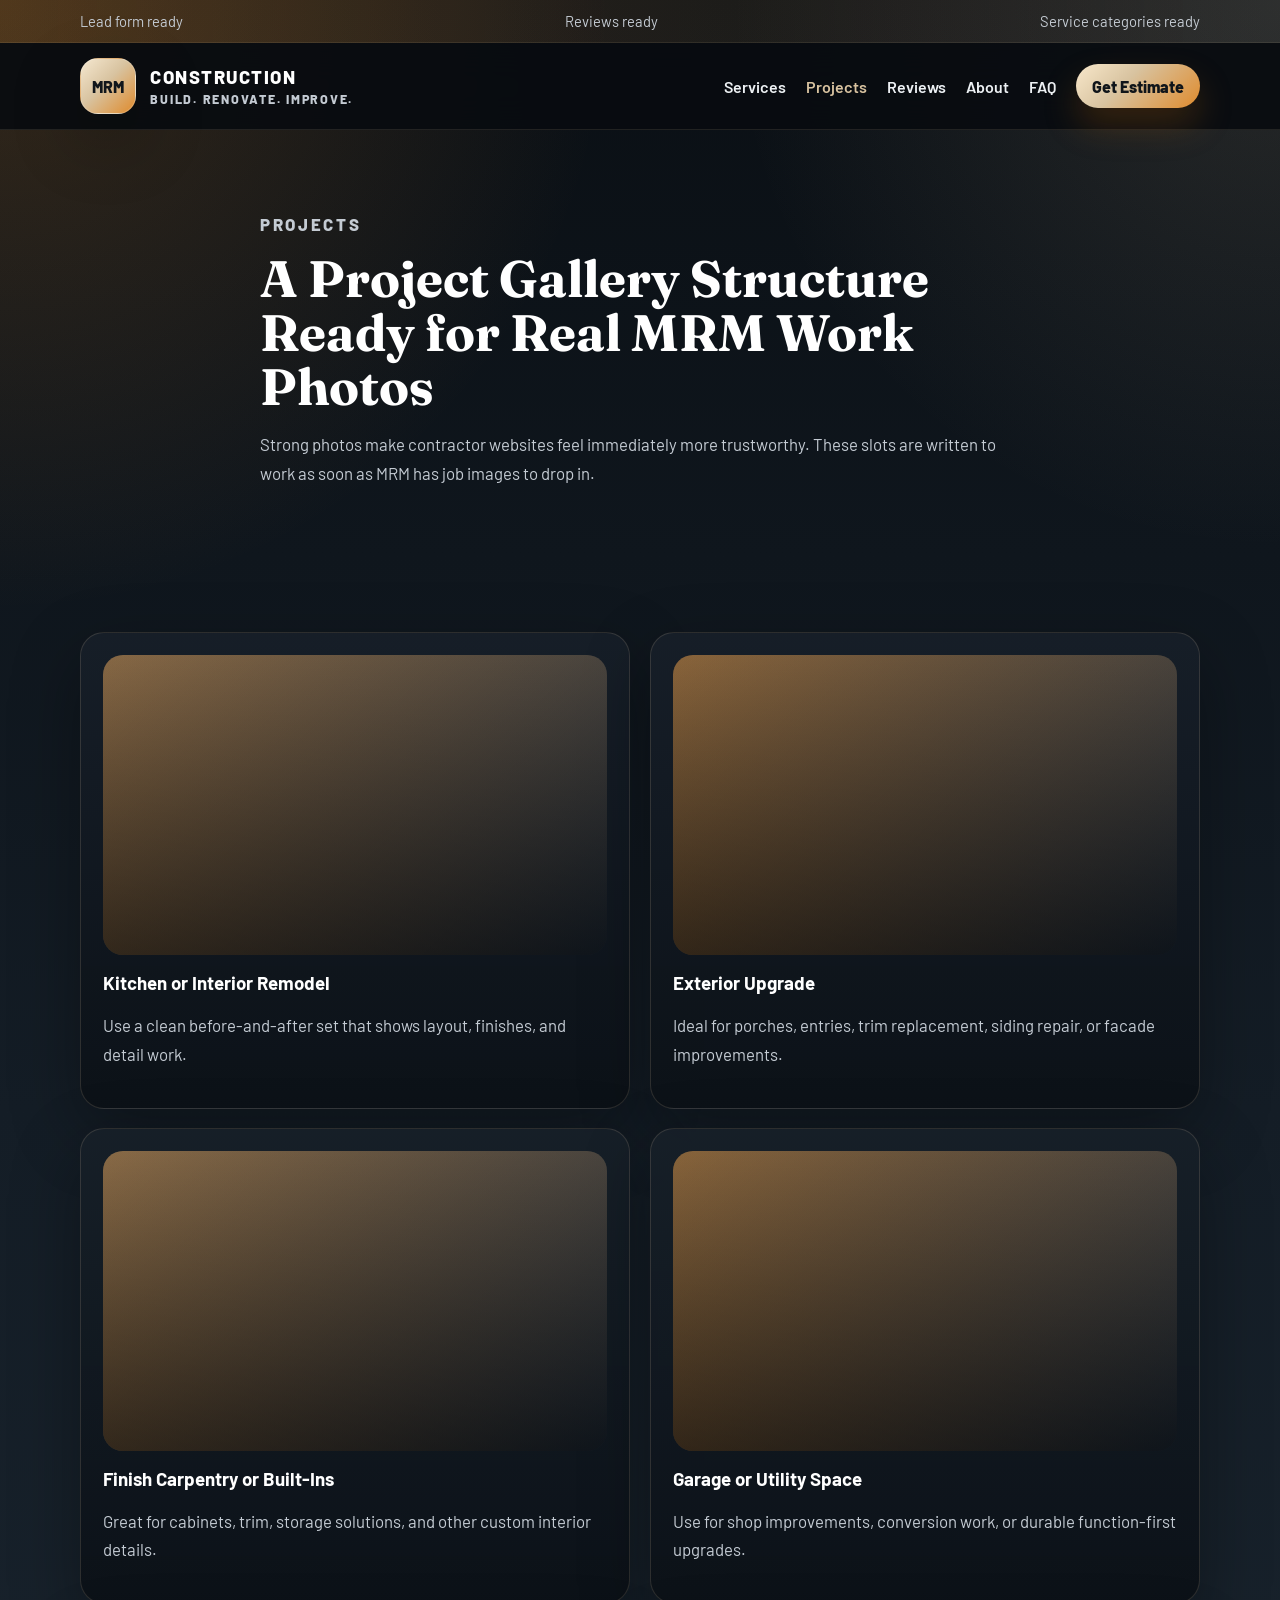
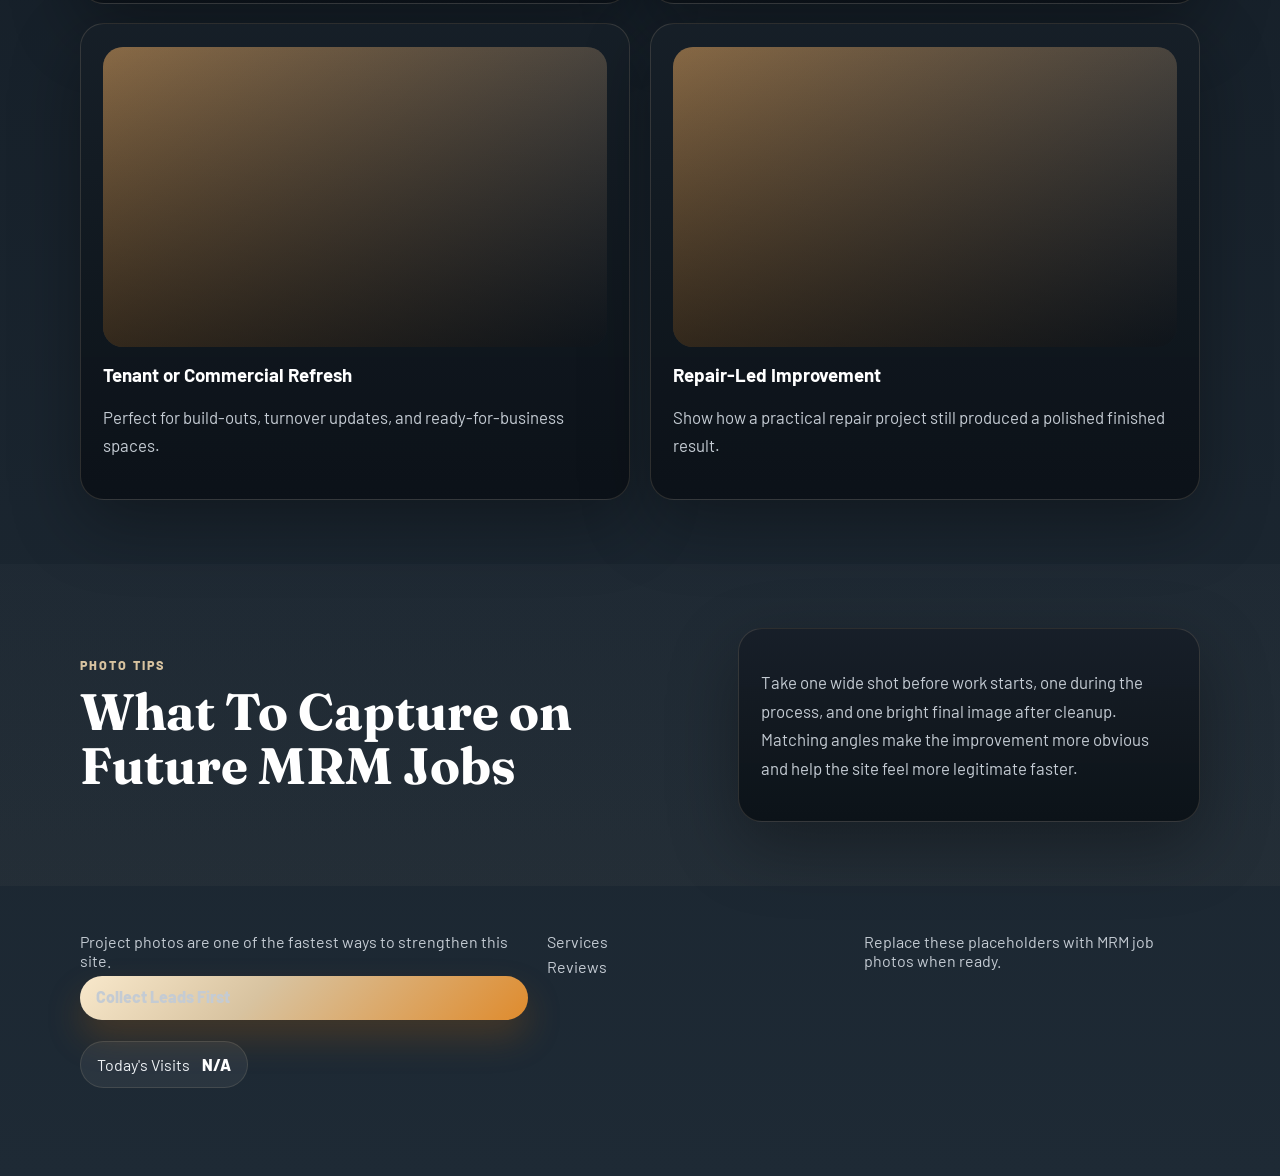
<file: gallery.html>
<!DOCTYPE html>
<html lang="en">
<head>
  <meta charset="UTF-8">
  <meta name="viewport" content="width=device-width, initial-scale=1.0">
  <title>Projects | MRM Construction</title>
  <meta name="description" content="Browse the project gallery layout for MRM Construction and see where real job photos should go.">
  <link rel="preconnect" href="https://fonts.googleapis.com">
  <link rel="preconnect" href="https://fonts.gstatic.com" crossorigin>
  <link href="https://fonts.googleapis.com/css2?family=Barlow:wght@400;500;600;700;800&family=Fraunces:wght@600;700&display=swap" rel="stylesheet">
  <link rel="stylesheet" href="styles.css">
</head>
<body>
  <div class="topbar">
    <div class="container topbar-grid">
      <a href="estimate.html">Lead form ready</a>
      <a href="reviews.html">Reviews ready</a>
      <a href="services.html">Service categories ready</a>
    </div>
  </div>
  <header class="site-header compact">
    <div class="container nav-wrap">
      <a class="brand" href="index.html" aria-label="MRM Construction home">
        <span class="brand-mark">MRM</span>
        <span class="brand-lockup">
          <span class="brand-text">Construction</span>
          <span class="brand-subtext">Build. Renovate. Improve.</span>
        </span>
      </a>
      <button class="nav-toggle" type="button" aria-expanded="false" aria-controls="site-nav"><span></span><span></span><span></span></button>
      <nav class="site-nav" id="site-nav">
        <a href="services.html">Services</a>
        <a href="gallery.html" class="active">Projects</a>
        <a href="reviews.html">Reviews</a>
        <a href="about.html">About</a>
        <a href="index.html#faq">FAQ</a>
        <a href="estimate.html" class="button button-small">Get Estimate</a>
      </nav>
    </div>
  </header>
  <main>
    <section class="page-hero">
      <div class="container narrow">
        <p class="eyebrow">Projects</p>
        <h1>A Project Gallery Structure Ready for Real MRM Work Photos</h1>
        <p>Strong photos make contractor websites feel immediately more trustworthy. These slots are written to work as soon as MRM has job images to drop in.</p>
      </div>
    </section>
    <section class="section">
      <div class="container gallery-grid">
        <article class="gallery-card"><div class="gallery-photo photo-living"></div><h3>Kitchen or Interior Remodel</h3><p>Use a clean before-and-after set that shows layout, finishes, and detail work.</p></article>
        <article class="gallery-card"><div class="gallery-photo photo-exterior"></div><h3>Exterior Upgrade</h3><p>Ideal for porches, entries, trim replacement, siding repair, or facade improvements.</p></article>
        <article class="gallery-card"><div class="gallery-photo photo-cabinet"></div><h3>Finish Carpentry or Built-Ins</h3><p>Great for cabinets, trim, storage solutions, and other custom interior details.</p></article>
        <article class="gallery-card"><div class="gallery-photo photo-garage"></div><h3>Garage or Utility Space</h3><p>Use for shop improvements, conversion work, or durable function-first upgrades.</p></article>
        <article class="gallery-card"><div class="gallery-photo photo-home"></div><h3>Tenant or Commercial Refresh</h3><p>Perfect for build-outs, turnover updates, and ready-for-business spaces.</p></article>
        <article class="gallery-card"><div class="gallery-photo photo-living"></div><h3>Repair-Led Improvement</h3><p>Show how a practical repair project still produced a polished finished result.</p></article>
      </div>
    </section>
    <section class="section section-accent">
      <div class="container split">
        <div>
          <p class="eyebrow">Photo Tips</p>
          <h2>What To Capture on Future MRM Jobs</h2>
        </div>
        <div class="detail-card">
          <p>Take one wide shot before work starts, one during the process, and one bright final image after cleanup. Matching angles make the improvement more obvious and help the site feel more legitimate faster.</p>
        </div>
      </div>
    </section>
  </main>
  <footer class="site-footer">
    <div class="container footer-grid">
      <div><p>Project photos are one of the fastest ways to strengthen this site.</p><a class="button button-small" href="estimate.html">Collect Leads First</a><div class="visitor-counter"><span>Today's Visits</span><span class="visitor-counter-value" aria-live="polite">...</span></div></div>
      <div><a href="services.html">Services</a><a href="reviews.html">Reviews</a></div>
      <div><p>Replace these placeholders with MRM job photos when ready.</p></div>
    </div>
  </footer>
  <div class="mobile-cta">
    <a href="estimate.html">Get Estimate</a>
    <a href="index.html">Home</a>
    <a href="services.html">Services</a>
  </div>
  <script src="script.js"></script>
</body>
</html>
</file>
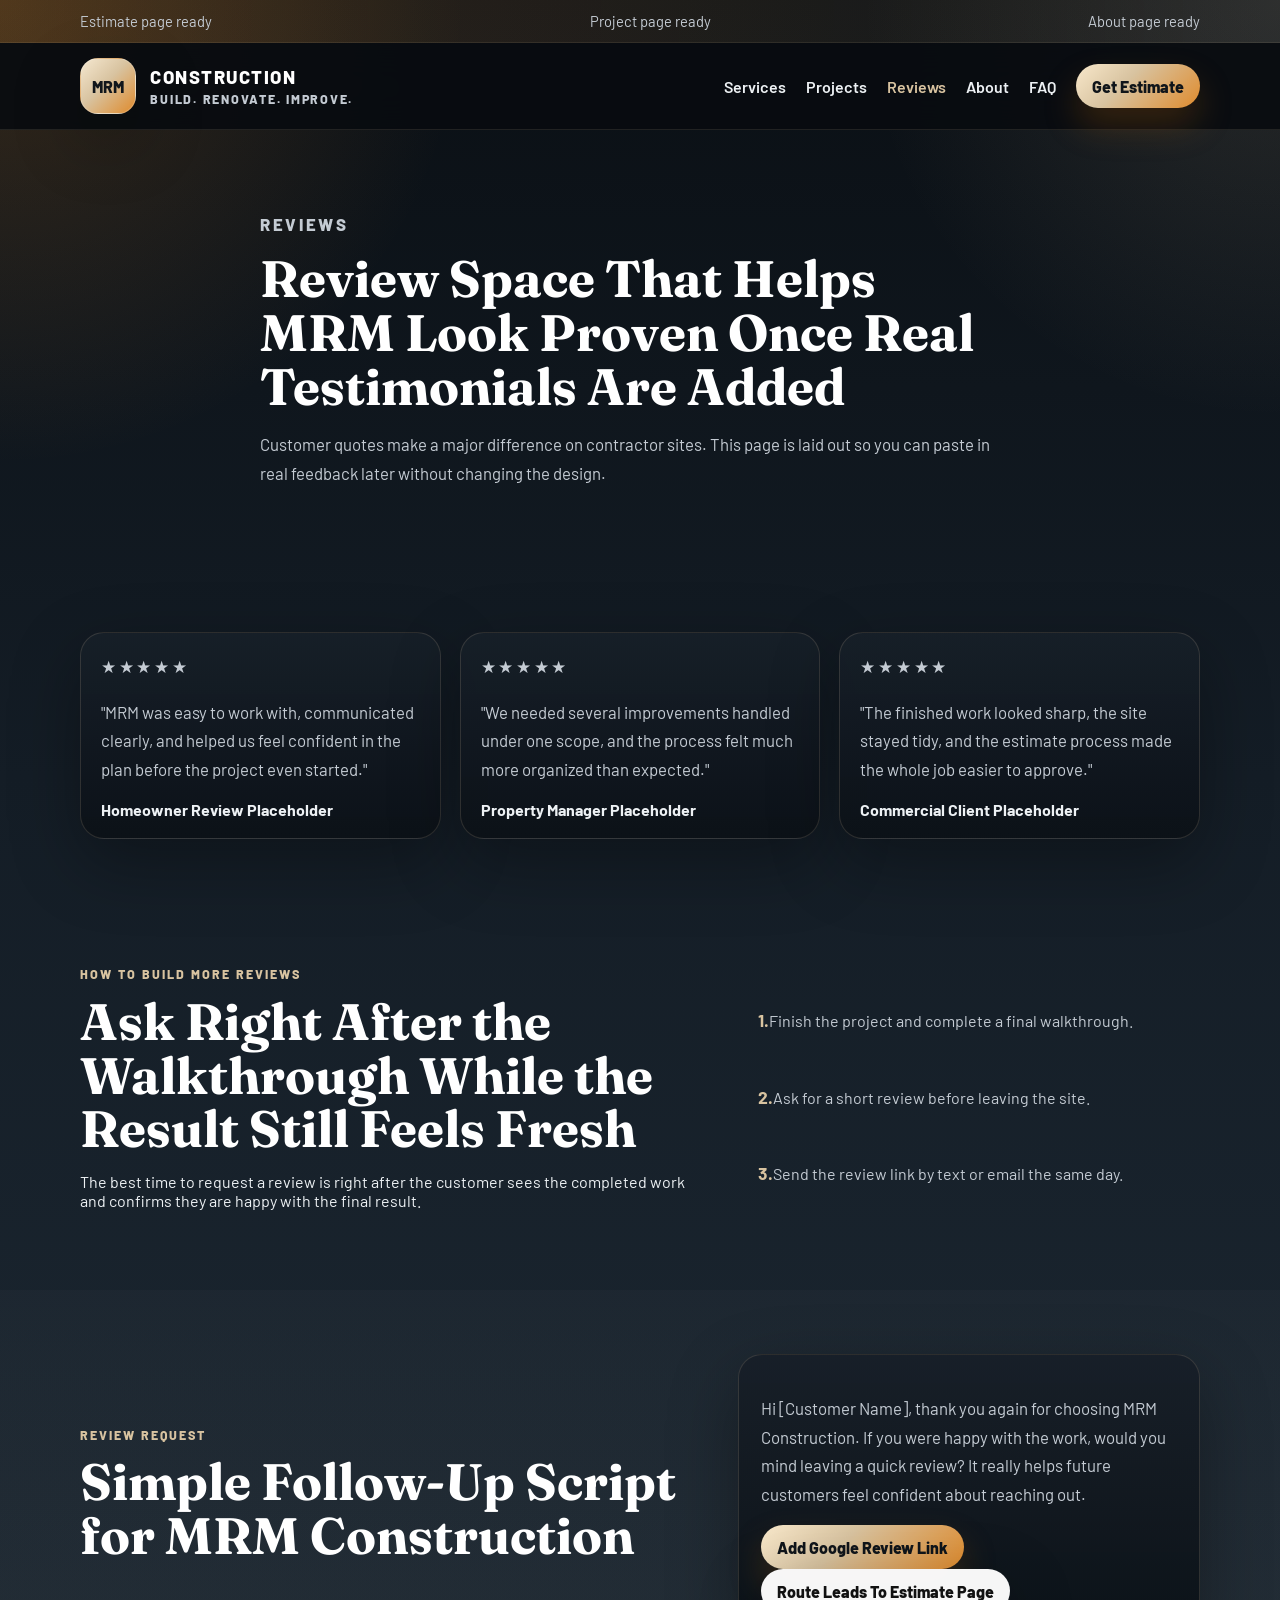
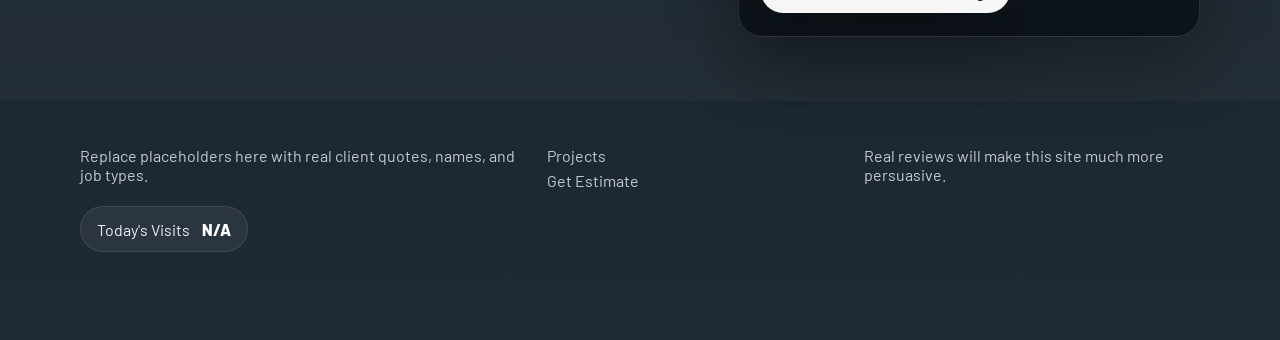
<file: reviews.html>
<!DOCTYPE html>
<html lang="en">
<head>
  <meta charset="UTF-8">
  <meta name="viewport" content="width=device-width, initial-scale=1.0">
  <title>Reviews | MRM Construction</title>
  <meta name="description" content="Review section template for MRM Construction with placeholders for real client feedback.">
  <link rel="preconnect" href="https://fonts.googleapis.com">
  <link rel="preconnect" href="https://fonts.gstatic.com" crossorigin>
  <link href="https://fonts.googleapis.com/css2?family=Barlow:wght@400;500;600;700;800&family=Fraunces:wght@600;700&display=swap" rel="stylesheet">
  <link rel="stylesheet" href="styles.css">
</head>
<body>
  <div class="topbar">
    <div class="container topbar-grid">
      <a href="estimate.html">Estimate page ready</a>
      <a href="gallery.html">Project page ready</a>
      <a href="about.html">About page ready</a>
    </div>
  </div>
  <header class="site-header compact">
    <div class="container nav-wrap">
      <a class="brand" href="index.html" aria-label="MRM Construction home">
        <span class="brand-mark">MRM</span>
        <span class="brand-lockup">
          <span class="brand-text">Construction</span>
          <span class="brand-subtext">Build. Renovate. Improve.</span>
        </span>
      </a>
      <button class="nav-toggle" type="button" aria-expanded="false" aria-controls="site-nav"><span></span><span></span><span></span></button>
      <nav class="site-nav" id="site-nav">
        <a href="services.html">Services</a>
        <a href="gallery.html">Projects</a>
        <a href="reviews.html" class="active">Reviews</a>
        <a href="about.html">About</a>
        <a href="index.html#faq">FAQ</a>
        <a href="estimate.html" class="button button-small">Get Estimate</a>
      </nav>
    </div>
  </header>
  <main>
    <section class="page-hero">
      <div class="container narrow">
        <p class="eyebrow">Reviews</p>
        <h1>Review Space That Helps MRM Look Proven Once Real Testimonials Are Added</h1>
        <p>Customer quotes make a major difference on contractor sites. This page is laid out so you can paste in real feedback later without changing the design.</p>
      </div>
    </section>
    <section class="section">
      <div class="container card-grid three-up">
        <article class="review-card large">
          <p class="stars">★★★★★</p>
          <p>"MRM was easy to work with, communicated clearly, and helped us feel confident in the plan before the project even started."</p>
          <strong>Homeowner Review Placeholder</strong>
        </article>
        <article class="review-card large">
          <p class="stars">★★★★★</p>
          <p>"We needed several improvements handled under one scope, and the process felt much more organized than expected."</p>
          <strong>Property Manager Placeholder</strong>
        </article>
        <article class="review-card large">
          <p class="stars">★★★★★</p>
          <p>"The finished work looked sharp, the site stayed tidy, and the estimate process made the whole job easier to approve."</p>
          <strong>Commercial Client Placeholder</strong>
        </article>
      </div>
    </section>
    <section class="section">
      <div class="container split">
        <div>
          <p class="eyebrow">How To Build More Reviews</p>
          <h2>Ask Right After the Walkthrough While the Result Still Feels Fresh</h2>
          <p>The best time to request a review is right after the customer sees the completed work and confirms they are happy with the final result.</p>
        </div>
        <div class="steps">
          <article><strong>1.</strong><span>Finish the project and complete a final walkthrough.</span></article>
          <article><strong>2.</strong><span>Ask for a short review before leaving the site.</span></article>
          <article><strong>3.</strong><span>Send the review link by text or email the same day.</span></article>
        </div>
      </div>
    </section>
    <section class="section section-accent">
      <div class="container split">
        <div>
          <p class="eyebrow">Review Request</p>
          <h2>Simple Follow-Up Script for MRM Construction</h2>
        </div>
        <div class="detail-card">
          <p>Hi [Customer Name], thank you again for choosing MRM Construction. If you were happy with the work, would you mind leaving a quick review? It really helps future customers feel confident about reaching out.</p>
          <a class="button button-small" href="https://www.google.com/business/" target="_blank" rel="noreferrer">Add Google Review Link</a>
          <a class="button button-small button-light" href="estimate.html">Route Leads To Estimate Page</a>
        </div>
      </div>
    </section>
  </main>
  <footer class="site-footer">
    <div class="container footer-grid">
      <div><p>Replace placeholders here with real client quotes, names, and job types.</p><div class="visitor-counter"><span>Today's Visits</span><span class="visitor-counter-value" aria-live="polite">...</span></div></div>
      <div><a href="gallery.html">Projects</a><a href="estimate.html">Get Estimate</a></div>
      <div><p>Real reviews will make this site much more persuasive.</p></div>
    </div>
  </footer>
  <div class="mobile-cta">
    <a href="estimate.html">Get Estimate</a>
    <a href="gallery.html">Projects</a>
    <a href="index.html">Home</a>
  </div>
  <script src="script.js"></script>
</body>
</html>
</file>
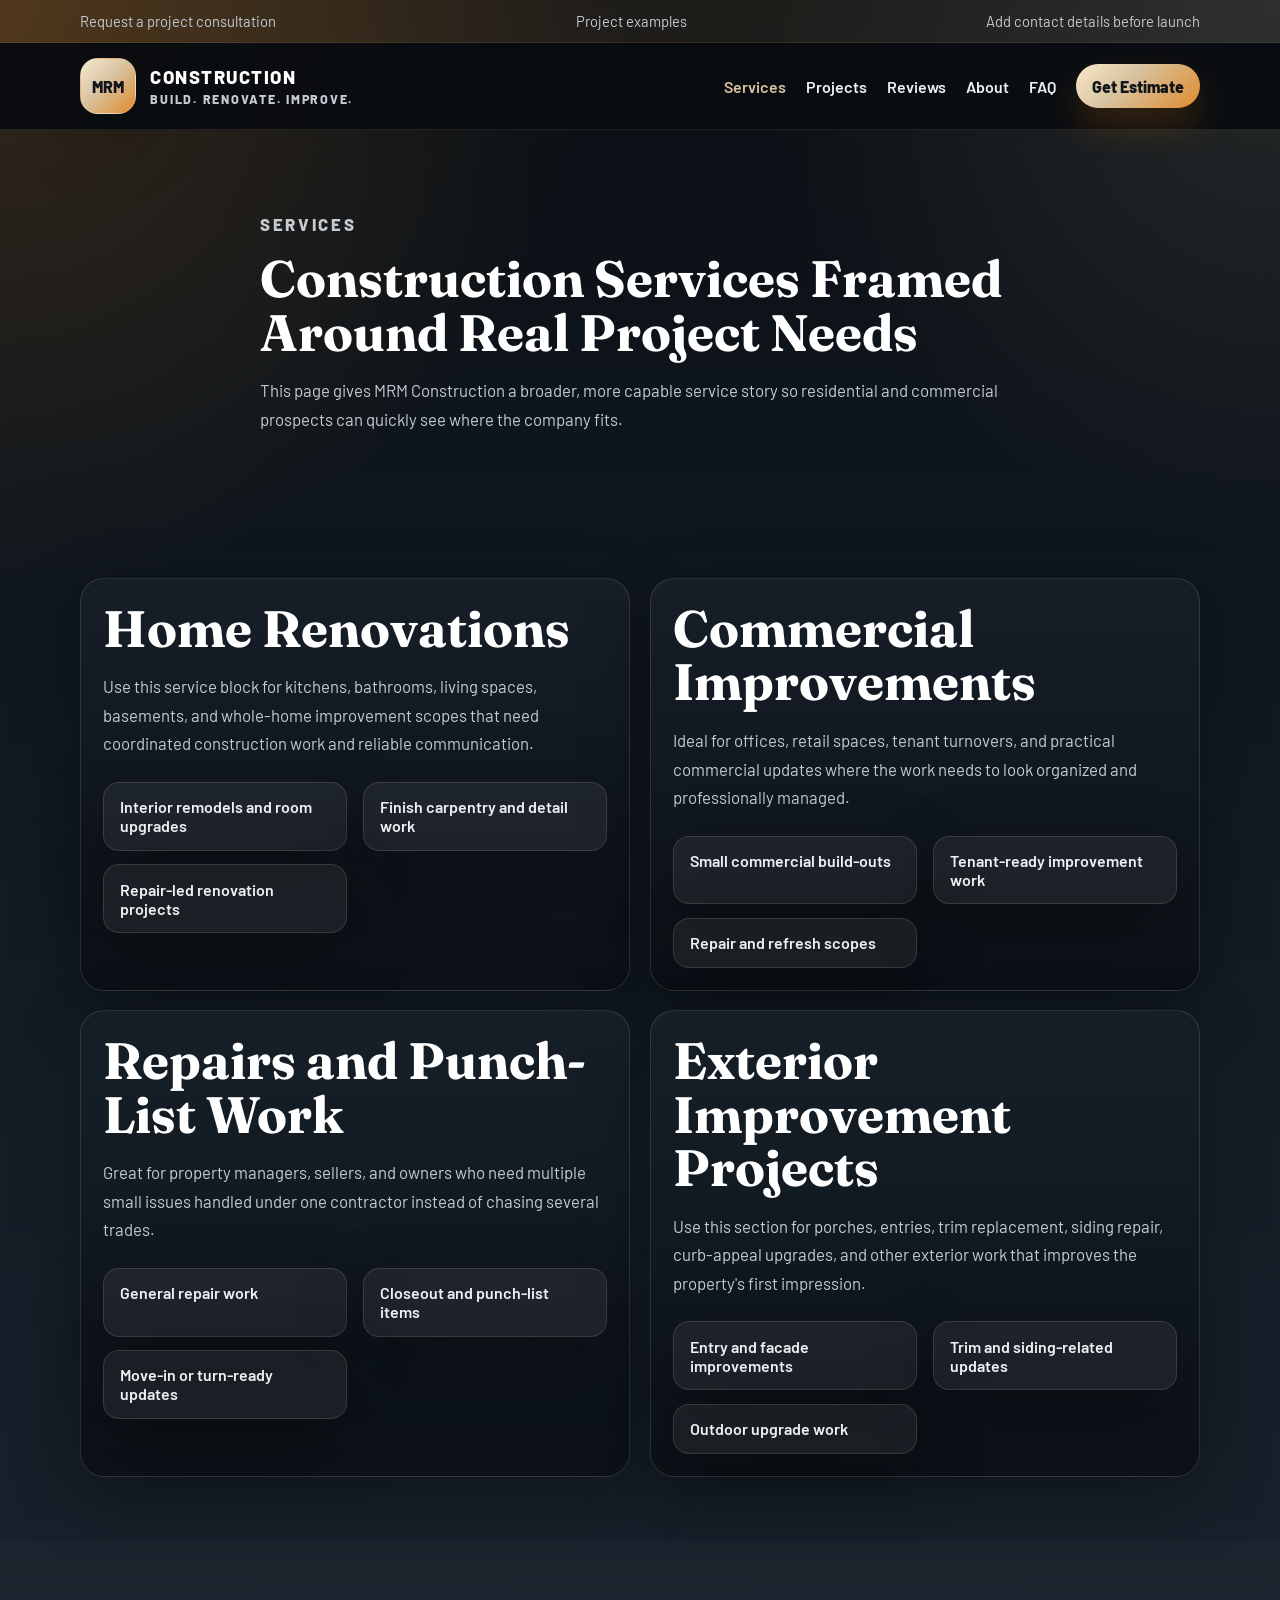
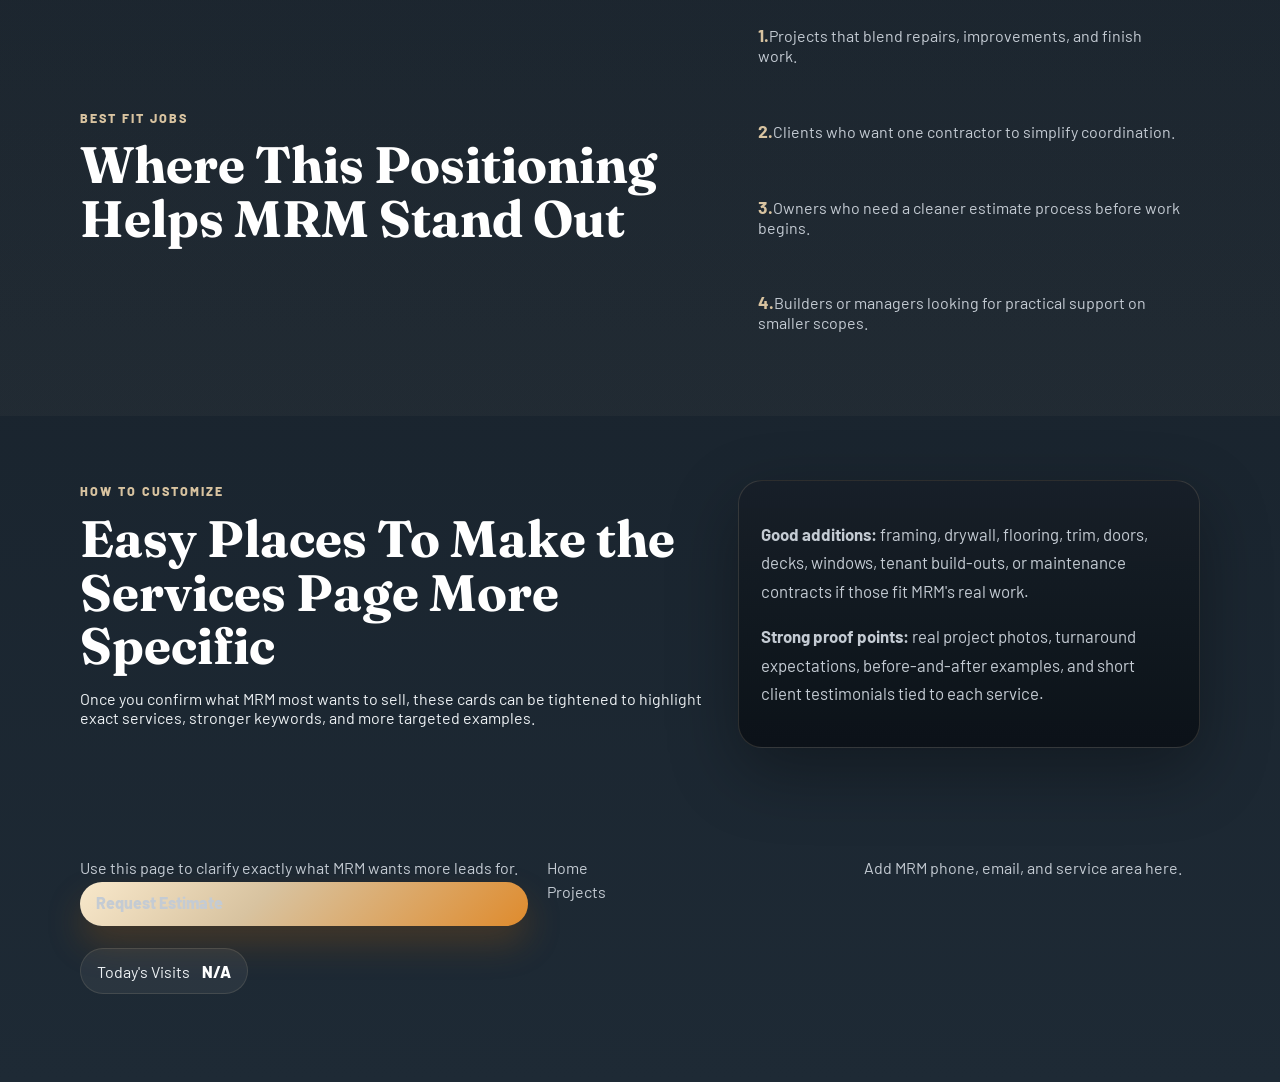
<file: services.html>
<!DOCTYPE html>
<html lang="en">
<head>
  <meta charset="UTF-8">
  <meta name="viewport" content="width=device-width, initial-scale=1.0">
  <title>Services | MRM Construction</title>
  <meta name="description" content="Explore renovation, repair, build-out, and improvement services from MRM Construction.">
  <link rel="preconnect" href="https://fonts.googleapis.com">
  <link rel="preconnect" href="https://fonts.gstatic.com" crossorigin>
  <link href="https://fonts.googleapis.com/css2?family=Barlow:wght@400;500;600;700;800&family=Fraunces:wght@600;700&display=swap" rel="stylesheet">
  <link rel="stylesheet" href="styles.css">
</head>
<body>
  <div class="topbar">
    <div class="container topbar-grid">
      <a href="estimate.html">Request a project consultation</a>
      <a href="gallery.html">Project examples</a>
      <a href="about.html">Add contact details before launch</a>
    </div>
  </div>
  <header class="site-header compact">
    <div class="container nav-wrap">
      <a class="brand" href="index.html" aria-label="MRM Construction home">
        <span class="brand-mark">MRM</span>
        <span class="brand-lockup">
          <span class="brand-text">Construction</span>
          <span class="brand-subtext">Build. Renovate. Improve.</span>
        </span>
      </a>
      <button class="nav-toggle" type="button" aria-expanded="false" aria-controls="site-nav"><span></span><span></span><span></span></button>
      <nav class="site-nav" id="site-nav">
        <a href="services.html" class="active">Services</a>
        <a href="gallery.html">Projects</a>
        <a href="reviews.html">Reviews</a>
        <a href="about.html">About</a>
        <a href="index.html#faq">FAQ</a>
        <a href="estimate.html" class="button button-small">Get Estimate</a>
      </nav>
    </div>
  </header>
  <main>
    <section class="page-hero">
      <div class="container narrow">
        <p class="eyebrow">Services</p>
        <h1>Construction Services Framed Around Real Project Needs</h1>
        <p>This page gives MRM Construction a broader, more capable service story so residential and commercial prospects can quickly see where the company fits.</p>
      </div>
    </section>
    <section class="section">
      <div class="container card-grid two-up">
        <article class="detail-card">
          <h2>Home Renovations</h2>
          <p>Use this service block for kitchens, bathrooms, living spaces, basements, and whole-home improvement scopes that need coordinated construction work and reliable communication.</p>
          <ul class="check-list">
            <li>Interior remodels and room upgrades</li>
            <li>Finish carpentry and detail work</li>
            <li>Repair-led renovation projects</li>
          </ul>
        </article>
        <article class="detail-card">
          <h2>Commercial Improvements</h2>
          <p>Ideal for offices, retail spaces, tenant turnovers, and practical commercial updates where the work needs to look organized and professionally managed.</p>
          <ul class="check-list">
            <li>Small commercial build-outs</li>
            <li>Tenant-ready improvement work</li>
            <li>Repair and refresh scopes</li>
          </ul>
        </article>
        <article class="detail-card">
          <h2>Repairs and Punch-List Work</h2>
          <p>Great for property managers, sellers, and owners who need multiple small issues handled under one contractor instead of chasing several trades.</p>
          <ul class="check-list">
            <li>General repair work</li>
            <li>Closeout and punch-list items</li>
            <li>Move-in or turn-ready updates</li>
          </ul>
        </article>
        <article class="detail-card">
          <h2>Exterior Improvement Projects</h2>
          <p>Use this section for porches, entries, trim replacement, siding repair, curb-appeal upgrades, and other exterior work that improves the property's first impression.</p>
          <ul class="check-list">
            <li>Entry and facade improvements</li>
            <li>Trim and siding-related updates</li>
            <li>Outdoor upgrade work</li>
          </ul>
        </article>
      </div>
    </section>
    <section class="section section-accent">
      <div class="container split">
        <div>
          <p class="eyebrow">Best Fit Jobs</p>
          <h2>Where This Positioning Helps MRM Stand Out</h2>
        </div>
        <div class="steps">
          <article><strong>1.</strong><span>Projects that blend repairs, improvements, and finish work.</span></article>
          <article><strong>2.</strong><span>Clients who want one contractor to simplify coordination.</span></article>
          <article><strong>3.</strong><span>Owners who need a cleaner estimate process before work begins.</span></article>
          <article><strong>4.</strong><span>Builders or managers looking for practical support on smaller scopes.</span></article>
        </div>
      </div>
    </section>
    <section class="section">
      <div class="container split">
        <div>
          <p class="eyebrow">How To Customize</p>
          <h2>Easy Places To Make the Services Page More Specific</h2>
          <p>Once you confirm what MRM most wants to sell, these cards can be tightened to highlight exact services, stronger keywords, and more targeted examples.</p>
        </div>
        <div class="detail-card">
          <p><strong>Good additions:</strong> framing, drywall, flooring, trim, doors, decks, windows, tenant build-outs, or maintenance contracts if those fit MRM's real work.</p>
          <p><strong>Strong proof points:</strong> real project photos, turnaround expectations, before-and-after examples, and short client testimonials tied to each service.</p>
        </div>
      </div>
    </section>
  </main>
  <footer class="site-footer">
    <div class="container footer-grid">
      <div><p>Use this page to clarify exactly what MRM wants more leads for.</p><a class="button button-small" href="estimate.html">Request Estimate</a><div class="visitor-counter"><span>Today's Visits</span><span class="visitor-counter-value" aria-live="polite">...</span></div></div>
      <div><a href="index.html">Home</a><a href="gallery.html">Projects</a></div>
      <div><p>Add MRM phone, email, and service area here.</p></div>
    </div>
  </footer>
  <div class="mobile-cta">
    <a href="estimate.html">Get Estimate</a>
    <a href="index.html">Home</a>
    <a href="gallery.html">Projects</a>
  </div>
  <script src="script.js"></script>
</body>
</html>
</file>
<file: styles.css>
:root {
  --slate: #18222d;
  --slate-deep: #0b1117;
  --steel: #2c3d4e;
  --sand: #d8c3a0;
  --orange: #df8b2d;
  --orange-deep: #a85e0c;
  --fog: #f5f1ea;
  --white: #ffffff;
  --ink: #edf1f4;
  --muted: #c4cbd3;
  --line: rgba(216, 195, 160, 0.16);
  --shadow: 0 24px 70px rgba(0, 0, 0, 0.32);
  --radius: 24px;
}

* {
  box-sizing: border-box;
}

html {
  scroll-behavior: smooth;
}

body {
  margin: 0;
  font-family: "Barlow", sans-serif;
  color: var(--ink);
  background:
    radial-gradient(circle at top left, rgba(223, 139, 45, 0.2), transparent 20%),
    radial-gradient(circle at top right, rgba(216, 195, 160, 0.14), transparent 18%),
    linear-gradient(180deg, #0a0f14 0%, #141d26 40%, #1e2a35 100%);
}

a {
  color: inherit;
  text-decoration: none;
}

img {
  max-width: 100%;
}

.container {
  width: min(1120px, calc(100% - 2rem));
  margin: 0 auto;
}

.narrow {
  width: min(760px, 100%);
}

.site-header {
  position: sticky;
  top: 0;
  z-index: 20;
  background: rgba(8, 12, 16, 0.9);
  backdrop-filter: blur(18px);
  border-bottom: 1px solid rgba(216, 195, 160, 0.12);
}

.topbar {
  background: linear-gradient(90deg, rgba(223, 139, 45, 0.16), rgba(255, 255, 255, 0.03));
  border-bottom: 1px solid rgba(216, 195, 160, 0.1);
}

.topbar-grid {
  display: flex;
  justify-content: space-between;
  align-items: center;
  gap: 1rem;
  min-height: 42px;
  font-size: 0.92rem;
}

.topbar-grid a {
  color: var(--muted);
}

.compact {
  position: relative;
}

.nav-wrap {
  display: flex;
  align-items: center;
  justify-content: space-between;
  gap: 1rem;
  min-height: 86px;
}

.brand {
  display: inline-flex;
  align-items: center;
  gap: 0.9rem;
  font-weight: 800;
  letter-spacing: 0.02em;
}

.brand-mark {
  display: inline-grid;
  place-items: center;
  width: 56px;
  height: 56px;
  border-radius: 18px;
  background: linear-gradient(135deg, #f5e8d0 0%, var(--sand) 45%, var(--orange) 100%);
  color: #11161b;
  box-shadow: var(--shadow);
  border: 1px solid rgba(255, 255, 255, 0.18);
  font-size: 1rem;
}

.brand-lockup {
  display: flex;
  flex-direction: column;
  gap: 0.2rem;
}

.brand-text {
  font-size: 1.15rem;
  color: var(--white);
  text-transform: uppercase;
  letter-spacing: 0.08em;
}

.brand-subtext {
  color: var(--muted);
  font-size: 0.78rem;
  letter-spacing: 0.14em;
  text-transform: uppercase;
}

.site-nav {
  display: flex;
  align-items: center;
  gap: 1.25rem;
  font-weight: 600;
}

.site-nav a.active {
  color: var(--sand);
}

.nav-toggle {
  display: none;
  border: 0;
  background: transparent;
  padding: 0;
}

.nav-toggle span {
  display: block;
  width: 26px;
  height: 3px;
  margin: 4px 0;
  border-radius: 99px;
  background: var(--sand);
}

.hero,
.page-hero {
  padding: 5rem 0 4rem;
}

.hero-grid,
.split {
  display: grid;
  grid-template-columns: 1.15fr 0.85fr;
  gap: 2rem;
  align-items: center;
}

.hero-copy h1,
.page-hero h1,
.section h2,
.detail-card h2 {
  margin: 0;
  font-family: "Fraunces", serif;
  line-height: 1.05;
  color: var(--white);
}

.hero-copy h1 {
  font-size: clamp(2.8rem, 5vw, 5rem);
}

.page-hero h1,
.section h2 {
  font-size: clamp(2rem, 4vw, 3.2rem);
}

.eyebrow {
  margin: 0 0 0.85rem;
  color: var(--sand);
  text-transform: uppercase;
  letter-spacing: 0.16em;
  font-weight: 800;
  font-size: 0.78rem;
}

.hero-text,
.section-heading p,
.detail-card p,
.page-hero p,
.review-card p,
.gallery-card p,
.service-card p,
.feature-card p,
.faq-card p {
  color: var(--muted);
  font-size: 1.05rem;
  line-height: 1.7;
}

.hero-actions,
.stacked-actions {
  display: flex;
  flex-wrap: wrap;
  gap: 1rem;
  margin: 2rem 0;
}

.hero-badges,
.mini-trust,
.cta-points {
  display: flex;
  flex-wrap: wrap;
  gap: 0.75rem;
  padding: 0;
  margin: 1.25rem 0 0;
  list-style: none;
}

.hero-badges span,
.mini-trust span,
.cta-points li {
  display: inline-flex;
  align-items: center;
  padding: 0.7rem 1rem;
  border-radius: 999px;
  background: rgba(255, 255, 255, 0.08);
  border: 1px solid rgba(216, 195, 160, 0.16);
  color: var(--white);
  font-weight: 700;
}

.button {
  display: inline-flex;
  align-items: center;
  justify-content: center;
  min-height: 52px;
  padding: 0.9rem 1.4rem;
  border-radius: 999px;
  background: linear-gradient(135deg, #f8e8cb 0%, var(--sand) 40%, var(--orange) 100%);
  color: #10151a;
  font-weight: 800;
  box-shadow: 0 18px 34px rgba(168, 94, 12, 0.28);
}

.button-secondary {
  background: transparent;
  color: var(--white);
  border: 1px solid rgba(216, 195, 160, 0.5);
  box-shadow: none;
}

.button-light {
  background: rgba(255, 255, 255, 0.96);
  color: #111111;
  box-shadow: var(--shadow);
}

.button-small {
  min-height: 44px;
  padding: 0.7rem 1rem;
}

.trust-list,
.check-list {
  display: grid;
  grid-template-columns: repeat(2, minmax(0, 1fr));
  gap: 0.85rem 1rem;
  padding: 0;
  margin: 1.5rem 0 0;
  list-style: none;
}

.trust-list li,
.check-list li {
  padding: 0.9rem 1rem;
  border-radius: 16px;
  background: rgba(255, 255, 255, 0.06);
  border: 1px solid rgba(216, 195, 160, 0.16);
  box-shadow: var(--shadow);
  font-weight: 600;
}

.hero-card,
.detail-card,
.service-card,
.gallery-card,
.review-card,
.lead-form,
.feature-card,
.faq-card,
.location-card {
  border-radius: var(--radius);
  background: linear-gradient(180deg, rgba(23, 31, 40, 0.96), rgba(12, 18, 24, 0.98));
  border: 1px solid var(--line);
  box-shadow: var(--shadow);
}

.hero-card {
  padding: 1rem;
}

.hero-photo,
.gallery-photo {
  position: relative;
  min-height: 300px;
  border-radius: 20px;
  overflow: hidden;
  background-size: cover;
  background-position: center;
}

.hero-photo::before,
.gallery-photo::before {
  content: "";
  position: absolute;
  inset: 0;
  background:
    linear-gradient(180deg, rgba(255, 255, 255, 0.08), rgba(0, 0, 0, 0.38)),
    linear-gradient(135deg, rgba(223, 139, 45, 0.42), rgba(24, 34, 45, 0.9));
}

.hero-photo span {
  position: absolute;
  left: 1.2rem;
  right: 1.2rem;
  bottom: 1.2rem;
  z-index: 1;
  font-family: "Fraunces", serif;
  font-size: 1.4rem;
  color: var(--white);
}

.photo-home {
  background-image:
    linear-gradient(135deg, rgba(216, 195, 160, 0.18), transparent),
    url("https://images.unsplash.com/photo-1504307651254-35680f356dfd?auto=format&fit=crop&w=1200&q=80");
}

.photo-living {
  background-image:
    linear-gradient(135deg, rgba(216, 195, 160, 0.16), transparent),
    url("https://images.unsplash.com/photo-1484154218962-a197022b5858?auto=format&fit=crop&w=1200&q=80");
}

.photo-exterior {
  background-image:
    linear-gradient(135deg, rgba(223, 139, 45, 0.18), transparent),
    url("https://images.unsplash.com/photo-1512917774080-9991f1c4c750?auto=format&fit=crop&w=1200&q=80");
}

.photo-cabinet {
  background-image:
    linear-gradient(135deg, rgba(216, 195, 160, 0.18), transparent),
    url("https://images.unsplash.com/photo-1505693416388-ac5ce068fe85?auto=format&fit=crop&w=1200&q=80");
}

.photo-garage {
  background-image:
    linear-gradient(135deg, rgba(223, 139, 45, 0.16), transparent),
    url("https://images.unsplash.com/photo-1494526585095-c41746248156?auto=format&fit=crop&w=1200&q=80");
}

.hero-stats,
.steps,
.review-stack,
.feature-stack {
  display: grid;
  gap: 1rem;
}

.hero-stats article,
.steps article,
.review-card,
.feature-card,
.faq-card {
  padding: 1.2rem 1.25rem;
}

.hero-stats article {
  display: flex;
  justify-content: space-between;
  gap: 1rem;
  align-items: baseline;
}

.hero-stats strong,
.steps strong {
  font-size: 1.1rem;
  color: var(--sand);
}

.hero-stats span,
.steps span {
  color: var(--muted);
}

.section {
  padding: 4rem 0;
}

.section-accent {
  background: linear-gradient(180deg, rgba(255, 255, 255, 0.02), rgba(216, 195, 160, 0.04));
}

.section-dark {
  background: linear-gradient(180deg, rgba(8, 12, 16, 0.66), rgba(8, 12, 16, 0.92));
}

.section-heading {
  max-width: 760px;
  margin-bottom: 2rem;
}

.card-grid,
.gallery-grid,
.faq-list,
.location-grid,
.trust-strip-grid,
.footer-grid,
.cta-band {
  display: grid;
  gap: 1.2rem;
}

.four-up {
  grid-template-columns: repeat(4, minmax(0, 1fr));
}

.three-up {
  grid-template-columns: repeat(3, minmax(0, 1fr));
}

.two-up {
  grid-template-columns: repeat(2, minmax(0, 1fr));
}

.gallery-grid {
  grid-template-columns: repeat(2, minmax(0, 1fr));
}

.faq-list {
  grid-template-columns: repeat(2, minmax(0, 1fr));
}

.location-grid {
  grid-template-columns: repeat(4, minmax(0, 1fr));
  margin-bottom: 1.4rem;
}

.service-card,
.gallery-card,
.detail-card,
.location-card {
  padding: 1.4rem;
}

.service-card h3,
.gallery-card h3,
.feature-card h3,
.faq-card h3 {
  margin-top: 0;
  margin-bottom: 0.7rem;
  color: var(--white);
}

.gallery-card .gallery-photo {
  margin-bottom: 1rem;
}

.trust-strip article,
.location-card {
  padding: 1.2rem;
  border-radius: 20px;
  background: rgba(255, 255, 255, 0.05);
  border: 1px solid rgba(216, 195, 160, 0.14);
}

.trust-strip strong {
  display: block;
  color: var(--sand);
  margin-bottom: 0.35rem;
}

.trust-strip span,
.service-area-copy p {
  color: var(--muted);
}

.lead-form {
  display: grid;
  grid-template-columns: repeat(2, minmax(0, 1fr));
  gap: 1rem;
  padding: 1.4rem;
}

.lead-form.light {
  background: linear-gradient(180deg, rgba(28, 38, 48, 0.98), rgba(16, 22, 28, 0.98));
}

.lead-form label {
  display: grid;
  gap: 0.45rem;
  color: var(--white);
  font-weight: 600;
}

.lead-form input,
.lead-form select,
.lead-form textarea {
  width: 100%;
  padding: 0.95rem 1rem;
  border-radius: 16px;
  border: 1px solid rgba(216, 195, 160, 0.2);
  background: rgba(255, 255, 255, 0.06);
  color: var(--white);
  font: inherit;
}

.lead-form option {
  color: #10151a;
}

.lead-form input::placeholder,
.lead-form textarea::placeholder {
  color: #aab4bf;
}

.full-width {
  grid-column: 1 / -1;
}

.stars {
  margin-top: 0;
  color: var(--sand);
  letter-spacing: 0.16em;
  font-size: 1.05rem;
}

.large {
  min-height: 100%;
}

.site-footer {
  padding: 2.5rem 0 5.5rem;
}

.footer-grid {
  grid-template-columns: 1.2fr 0.8fr 0.9fr;
  align-items: start;
}

.footer-grid h3 {
  margin-top: 0;
  color: var(--white);
}

.footer-grid a,
.footer-grid p {
  display: block;
  margin: 0.35rem 0;
  color: var(--muted);
}

.visitor-counter {
  display: inline-flex;
  align-items: center;
  gap: 0.75rem;
  margin-top: 1rem;
  padding: 0.8rem 1rem;
  border-radius: 999px;
  background: rgba(255, 255, 255, 0.06);
  border: 1px solid rgba(216, 195, 160, 0.14);
}

.visitor-counter-value {
  color: var(--white);
  font-weight: 800;
}

.mobile-cta {
  position: fixed;
  left: 1rem;
  right: 1rem;
  bottom: 1rem;
  display: none;
  grid-template-columns: repeat(3, minmax(0, 1fr));
  gap: 0.75rem;
  z-index: 30;
}

.mobile-cta a {
  display: inline-flex;
  justify-content: center;
  align-items: center;
  min-height: 52px;
  border-radius: 999px;
  background: rgba(8, 12, 16, 0.94);
  border: 1px solid rgba(216, 195, 160, 0.2);
  color: var(--white);
  box-shadow: var(--shadow);
}

@media (max-width: 980px) {
  .hero-grid,
  .split,
  .four-up,
  .three-up,
  .two-up,
  .gallery-grid,
  .faq-list,
  .trust-strip-grid,
  .footer-grid,
  .location-grid,
  .cta-band {
    grid-template-columns: 1fr;
  }

  .site-nav {
    position: absolute;
    top: calc(100% + 0.75rem);
    right: 1rem;
    width: min(320px, calc(100% - 2rem));
    display: none;
    flex-direction: column;
    align-items: stretch;
    padding: 1rem;
    border-radius: 20px;
    background: rgba(10, 15, 20, 0.98);
    border: 1px solid rgba(216, 195, 160, 0.16);
    box-shadow: var(--shadow);
  }

  .site-nav.open {
    display: flex;
  }

  .nav-toggle {
    display: block;
  }

  .topbar-grid {
    flex-direction: column;
    justify-content: center;
    padding: 0.6rem 0;
  }
}

@media (max-width: 720px) {
  .hero,
  .page-hero,
  .section {
    padding: 3.4rem 0;
  }

  .trust-list,
  .check-list,
  .lead-form {
    grid-template-columns: 1fr;
  }

  .mobile-cta {
    display: grid;
  }

  .site-footer {
    padding-bottom: 7rem;
  }
}
</file>
